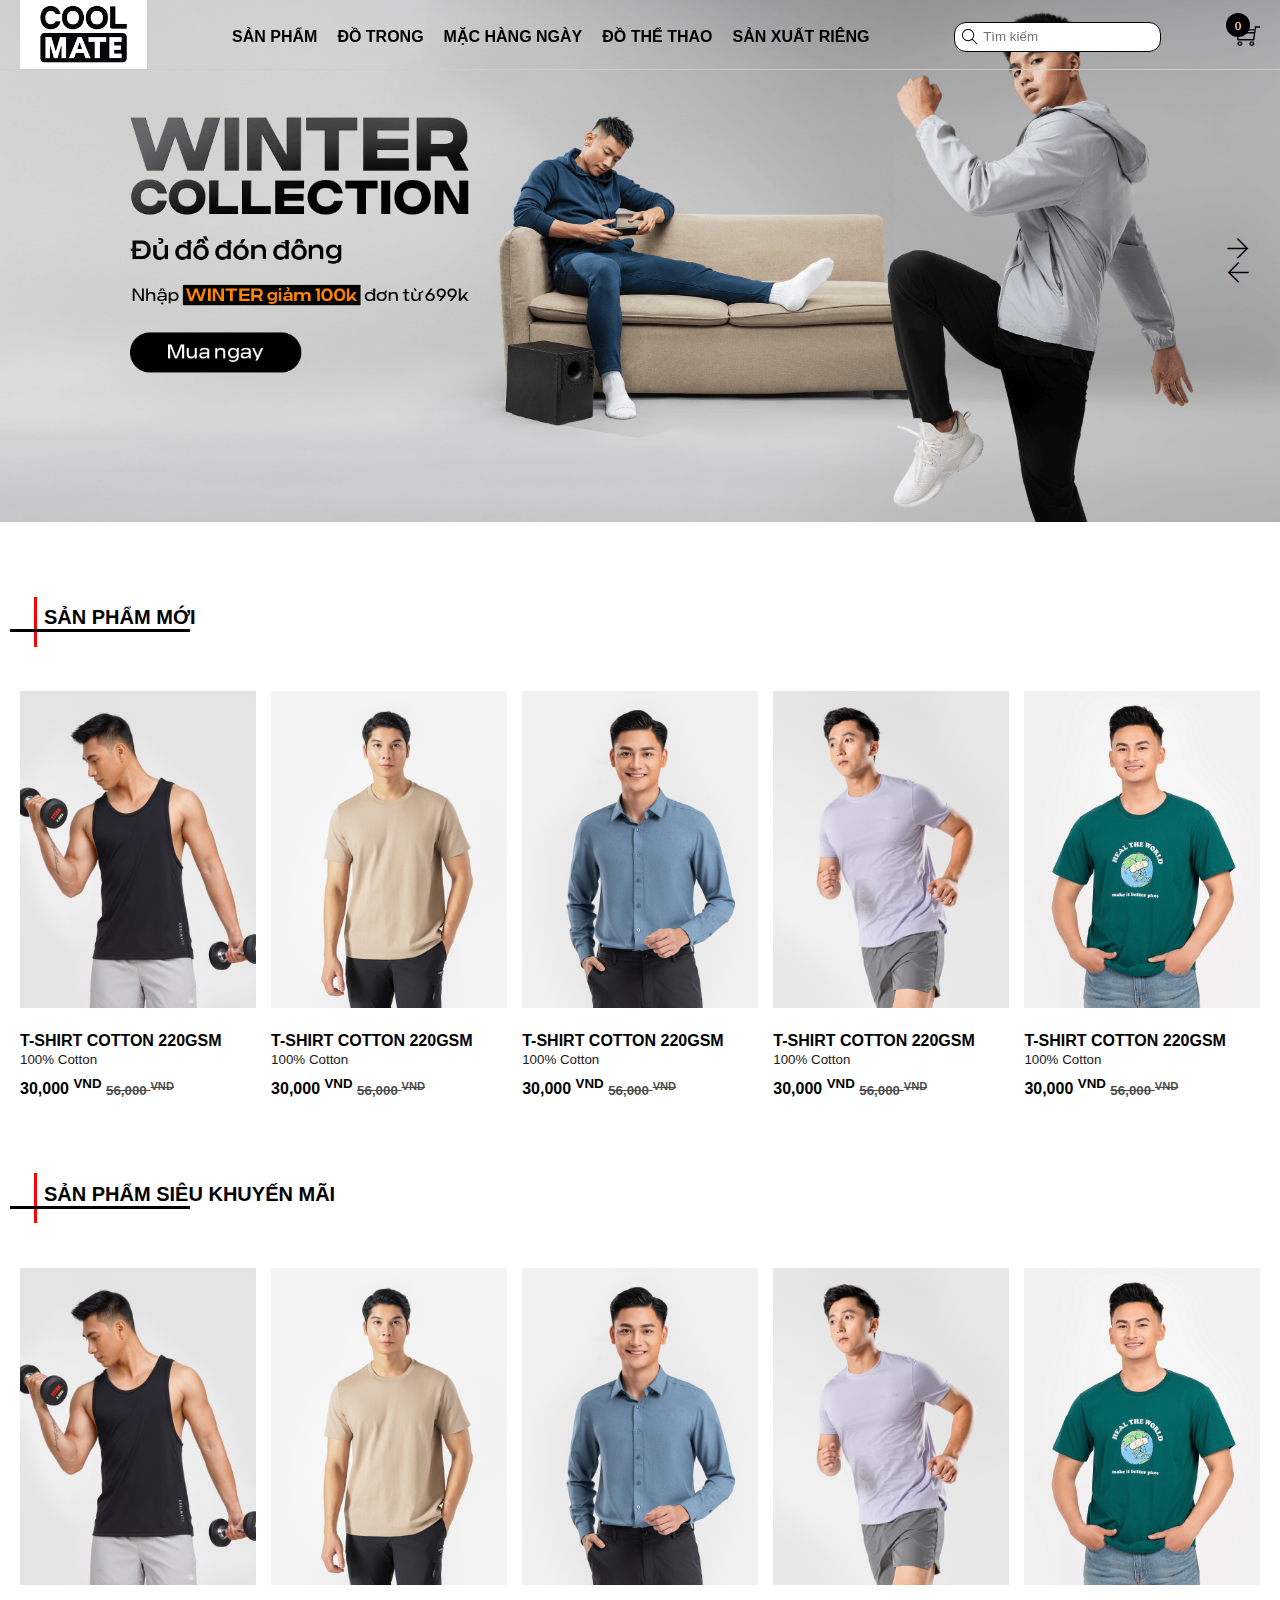
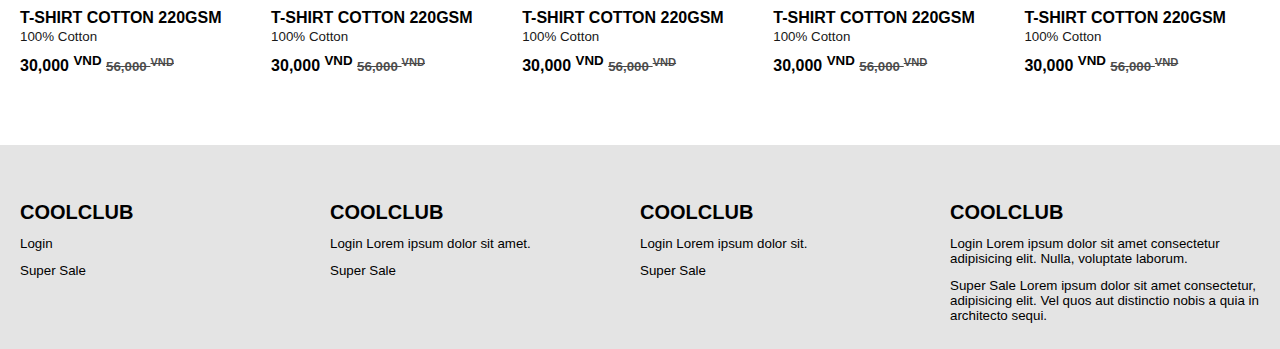
<file: index.html>
<!DOCTYPE html>
<html lang="en">
<head>
    <meta charset="UTF-8">
    <meta name="viewport" content="width=device-width, initial-scale=1.0">
    <title>Coolmate-fake</title>
    <link rel="stylesheet" href="asset/css/style.css">
    <link rel="stylesheet" href="asset/css/themify-icons/themify-icons.css">
</head>
<body>
    <!-- header -->
    <header id="header">
        <div class="container">
            <div class="row-flex">
                <div class="header-bar-icon">
                    <i class="ti-menu"></i>
                </div>
                <div class="header-logo">
                    <img src="asset/image/logo1.png" alt="" srcset="">
                </div>
                <div class="header-logo-moble">
                    <img src="asset/image/logo1.png" alt="" srcset="">
                </div>
                <div class="header-nav">
                    <nav>
                        <ul>
                            <li><a href="cart.html">Sản Phẩm</a></li>
                            <li><a href="order_confirm.html">Đồ Trong</a></li>
                            <li><a href="order_success.html">Mặc hàng ngày</a></li>
                            <li><a href="product.html">Đồ Thể thao</a></li>
                            <li><a href="index.html">Sản xuất riêng</a></li>
                        </ul>
                    </nav>
                </div>
                <div class="header-search">
                    <input type="text" placeholder="Tìm kiếm">
                    <i class="ti-search"></i>
                </div>
                <div class="header-cart">
                    <i class="ti-shopping-cart" number = "0"></i>
                </div>
            </div>
        </div>
    </header> 
    <!-- slider -->
    <section class="slider">
        <div class="slider-items">
            <div class="slider-item">
                <img src="asset/image/banner2.png" alt="" srcset="">
            </div>
            <div class="slider-item">
                <img src="asset/image/banner1.png" alt="" srcset="">
            </div>
        </div>
        <div class="slider-arrow">
            <ti class="ti-arrow-right"></ti>
            <ti class="ti-arrow-left"></ti>
        </div>
    </section>
    <!-- hot product -->
    <section class="hot-products">
        <div class="container">
            <div class="row-grid">
                <p class="heading-text">SẢN PHẨM MỚI</p>
            </div>
            <div class="row-grid row-grid-hot-products">
                <div class="hot-product-item">
                    <a href=""><img src="asset/image/prd1.png" alt="" srcset=""></a>
                    <p><a href="">T-Shirt Cotton 220GSM</a> </p>
                    <span>100% Cotton</span>
                    <div class="hot-product-item-price">
                        <p>30,000 <sup>VND</sup> <span>56,000 <sup>VND</sup></span></p>
                    </div>
                </div>
                <div class="hot-product-item">
                    <a href=""><img src="asset/image/prd2.png" alt="" srcset=""></a>
                    <p><a href="">T-Shirt Cotton 220GSM</a> </p>
                    <span>100% Cotton</span>
                    <div class="hot-product-item-price">
                        <p>30,000 <sup>VND</sup> <span>56,000 <sup>VND</sup></span></p>
                    </div>
                </div>
                <div class="hot-product-item">
                    <a href=""><img src="asset/image/prd3.png" alt="" srcset=""></a>
                    <p><a href="">T-Shirt Cotton 220GSM</a> </p>
                    <span>100% Cotton</span>
                    <div class="hot-product-item-price">
                        <p>30,000 <sup>VND</sup> <span>56,000 <sup>VND</sup></span></p>
                    </div>
                </div>
                <div class="hot-product-item">
                    <a href=""><img src="asset/image/prd4.png" alt="" srcset=""></a>
                    <p><a href="">T-Shirt Cotton 220GSM</a> </p>
                    <span>100% Cotton</span>
                    <div class="hot-product-item-price">
                        <p>30,000 <sup>VND</sup> <span>56,000 <sup>VND</sup></span></p>
                    </div>
                </div>
                <div class="hot-product-item">
                    <a href=""><img src="asset/image/prd5.png" alt="" srcset=""></a>
                    <p><a href="">T-Shirt Cotton 220GSM</a> </p>
                    <span>100% Cotton</span>
                    <div class="hot-product-item-price">
                        <p>30,000 <sup>VND</sup> <span>56,000 <sup>VND</sup></span></p>
                    </div>
                </div>
            </div>
        </div>
    </section>
    <!-- product sale  -->
    <section class="hot-products">
        <div class="container">
            <div class="row-grid">
                <p class="heading-text">SẢN PHẨM SIÊU KHUYẾN MÃI</p>
            </div>
            <div class="row-grid row-grid-hot-products">
                <div class="hot-product-item">
                    <a href=""><img src="asset/image/prd1.png" alt="" srcset=""></a>
                    <p><a href="">T-Shirt Cotton 220GSM</a> </p>
                    <span>100% Cotton</span>
                    <div class="hot-product-item-price">
                        <p>30,000 <sup>VND</sup> <span>56,000 <sup>VND</sup></span></p>
                    </div>
                </div>
                <div class="hot-product-item">
                    <a href=""><img src="asset/image/prd2.png" alt="" srcset=""></a>
                    <p><a href="">T-Shirt Cotton 220GSM</a> </p>
                    <span>100% Cotton</span>
                    <div class="hot-product-item-price">
                        <p>30,000 <sup>VND</sup> <span>56,000 <sup>VND</sup></span></p>
                    </div>
                </div>
                <div class="hot-product-item">
                    <a href=""><img src="asset/image/prd3.png" alt="" srcset=""></a>
                    <p><a href="">T-Shirt Cotton 220GSM</a> </p>
                    <span>100% Cotton</span>
                    <div class="hot-product-item-price">
                        <p>30,000 <sup>VND</sup> <span>56,000 <sup>VND</sup></span></p>
                    </div>
                </div>
                <div class="hot-product-item">
                    <a href=""><img src="asset/image/prd4.png" alt="" srcset=""></a>
                    <p><a href="">T-Shirt Cotton 220GSM</a> </p>
                    <span>100% Cotton</span>
                    <div class="hot-product-item-price">
                        <p>30,000 <sup>VND</sup> <span>56,000 <sup>VND</sup></span></p>
                    </div>
                </div>
                <div class="hot-product-item">
                    <a href=""><img src="asset/image/prd5.png" alt="" srcset=""></a>
                    <p><a href="">T-Shirt Cotton 220GSM</a> </p>
                    <span>100% Cotton</span>
                    <div class="hot-product-item-price">
                        <p>30,000 <sup>VND</sup> <span>56,000 <sup>VND</sup></span></p>
                    </div>
                </div>
            </div>
        </div>
    </section>

    <!-- foter  -->
    <footer>
        <div class="container">
            <div class="row-grid">
                <div class="footer-item">
                    <p>COOLCLUB</p>
                    <p>Login</p>
                    <p>Super Sale</p>
                </div>
                <div class="footer-item">
                    <p>COOLCLUB</p>
                    <p>Login Lorem ipsum dolor sit amet.</p>
                    <p>Super Sale</p>
                </div>
                <div class="footer-item">
                    <p>COOLCLUB</p>
                    <p>Login Lorem ipsum dolor sit.</p>
                    <p>Super Sale</p>
                </div>
                <div class="footer-item">
                    <p>COOLCLUB</p>
                    <p>Login Lorem ipsum dolor sit amet consectetur adipisicing elit. Nulla, voluptate laborum.</p>
                    <p>Super Sale Lorem ipsum dolor sit amet consectetur, adipisicing elit. Vel quos aut distinctio nobis a quia in architecto sequi.</p>
                </div>
            </div>
        </div>
    </footer>
    <script src="asset/js/script.js"></script>
</body>
</html>
</file>
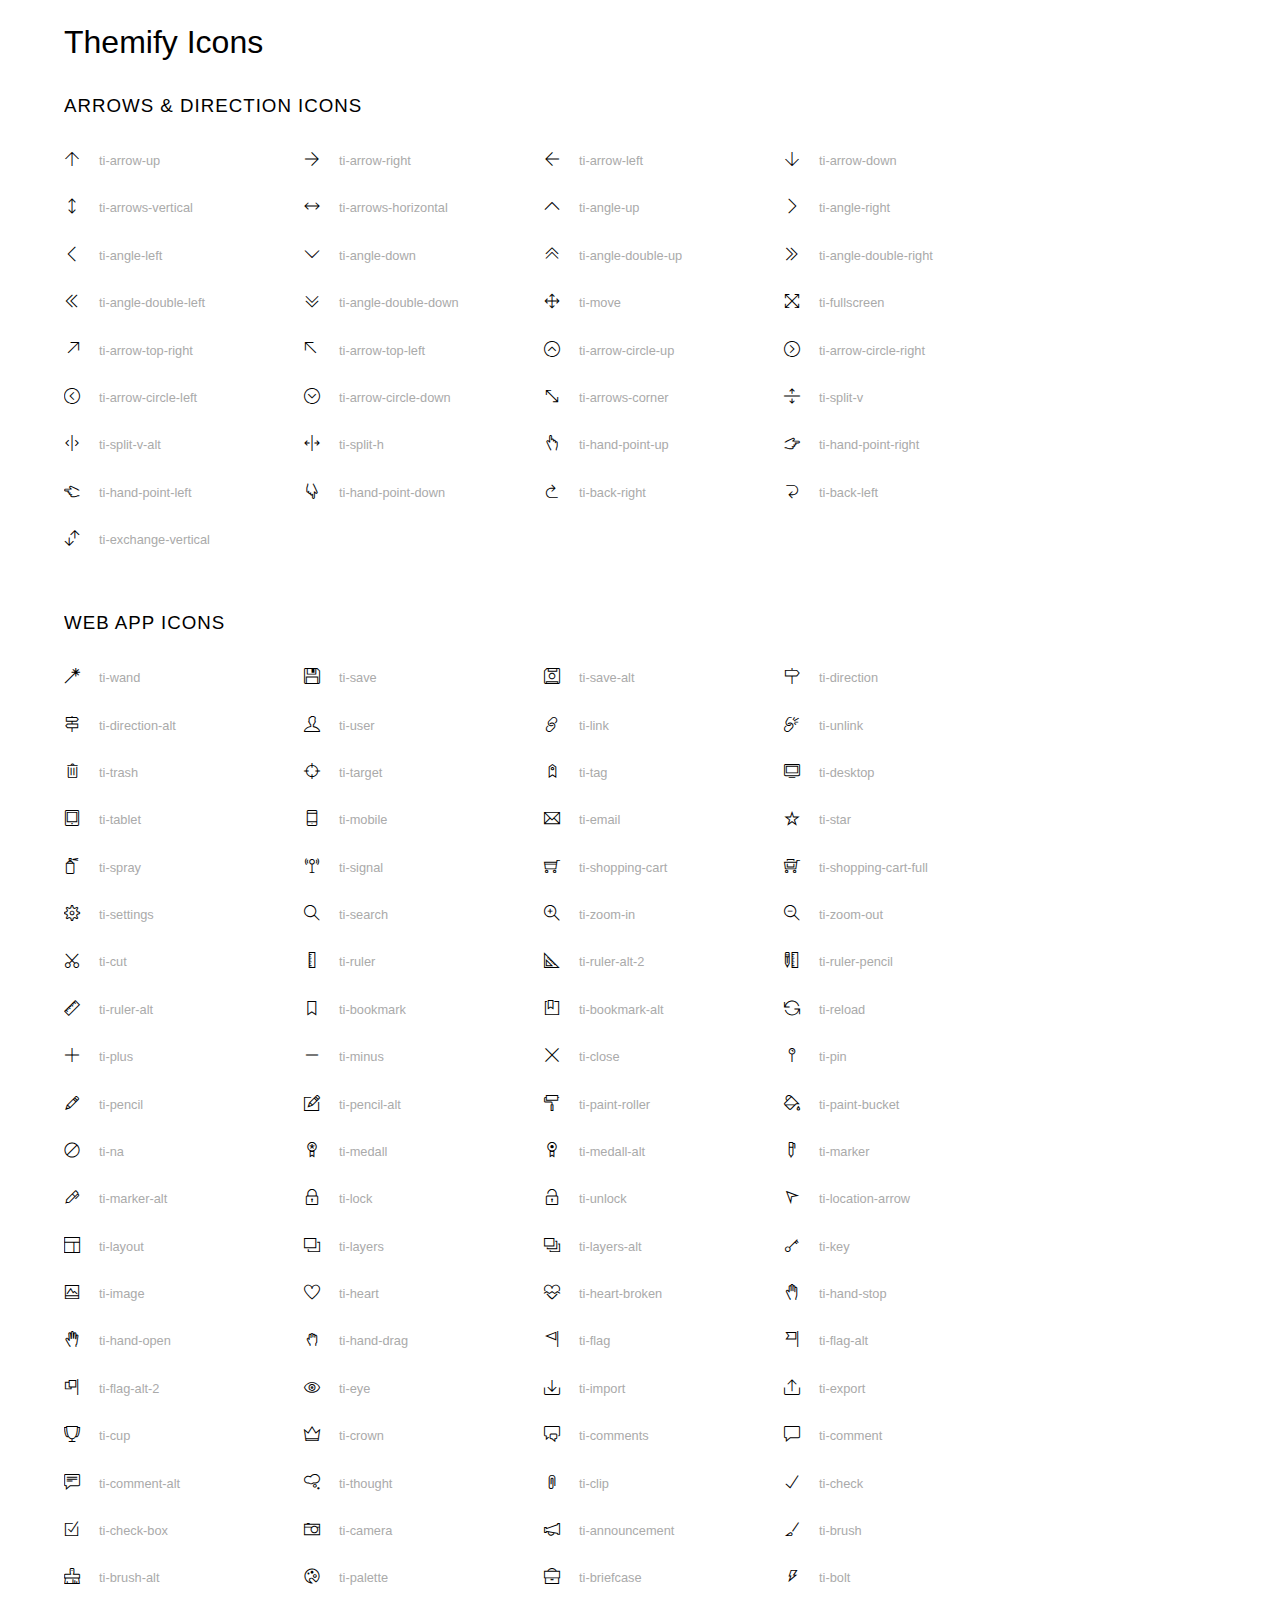
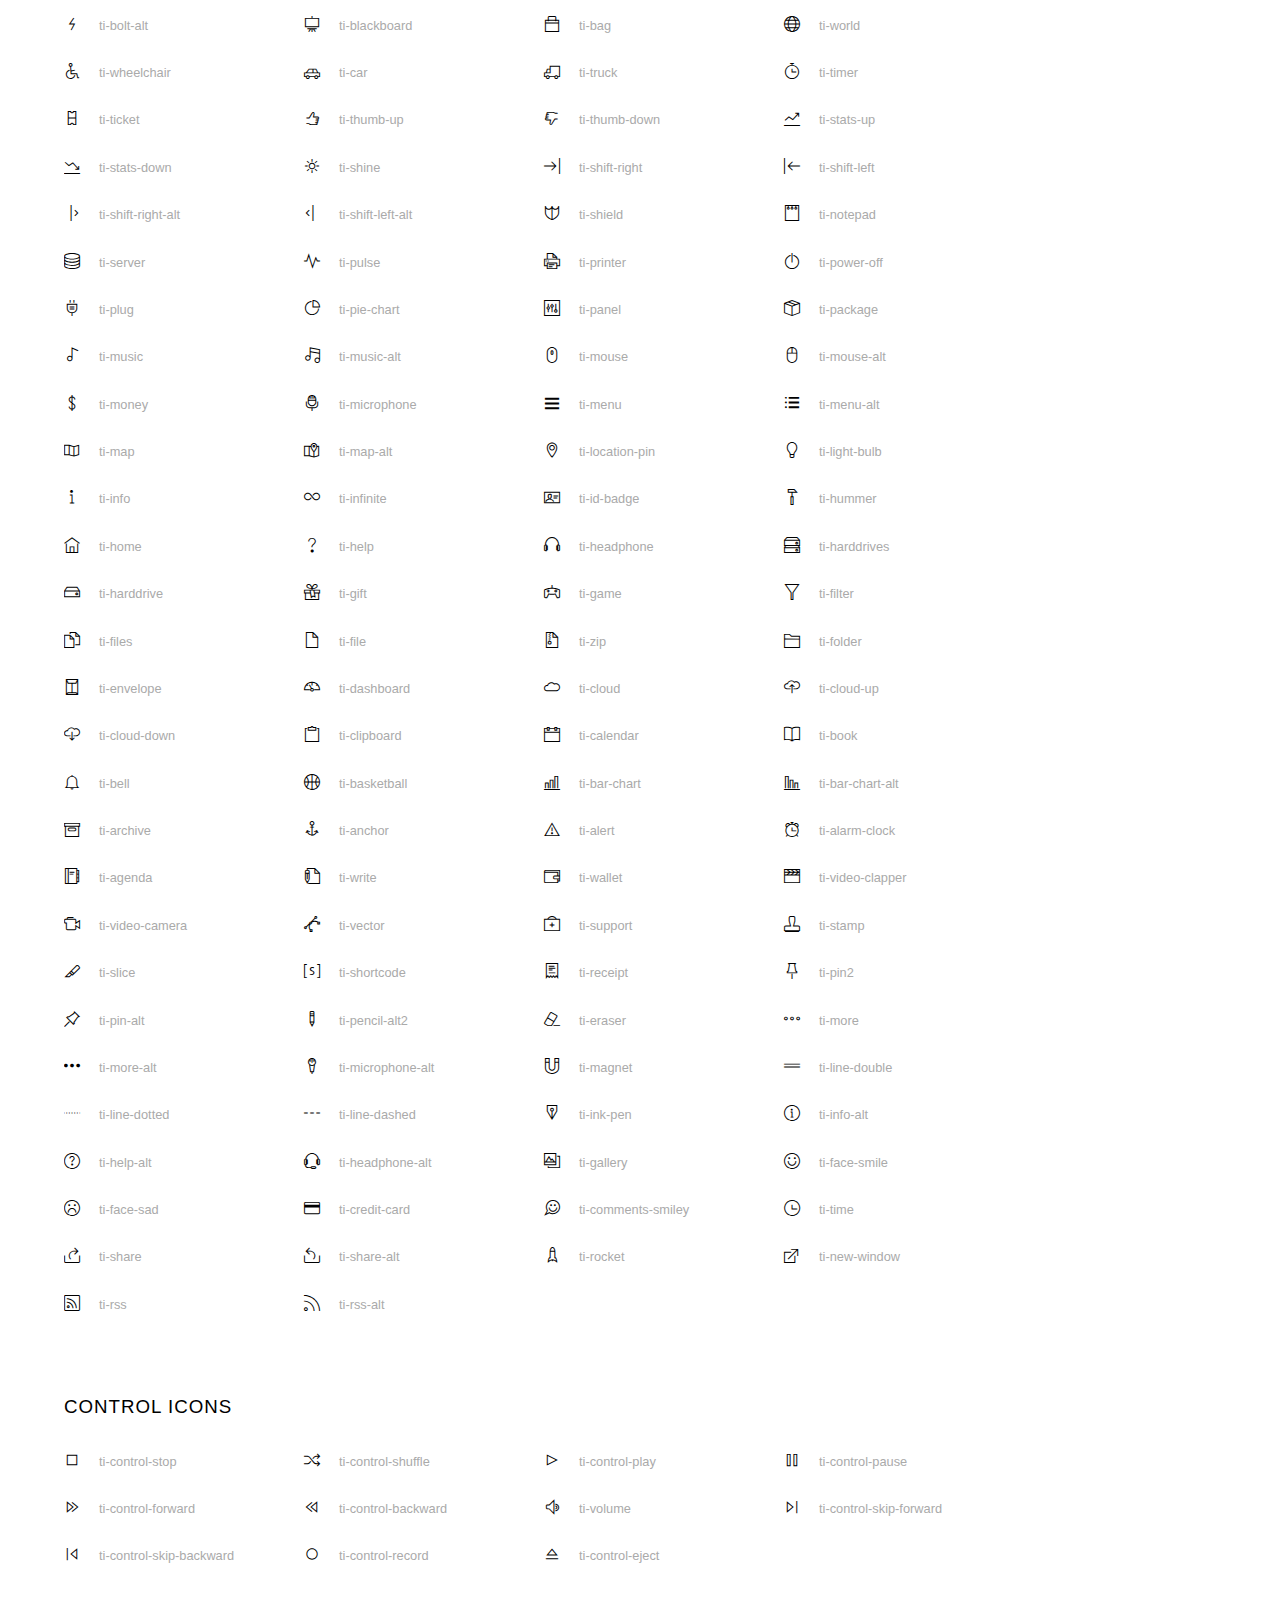
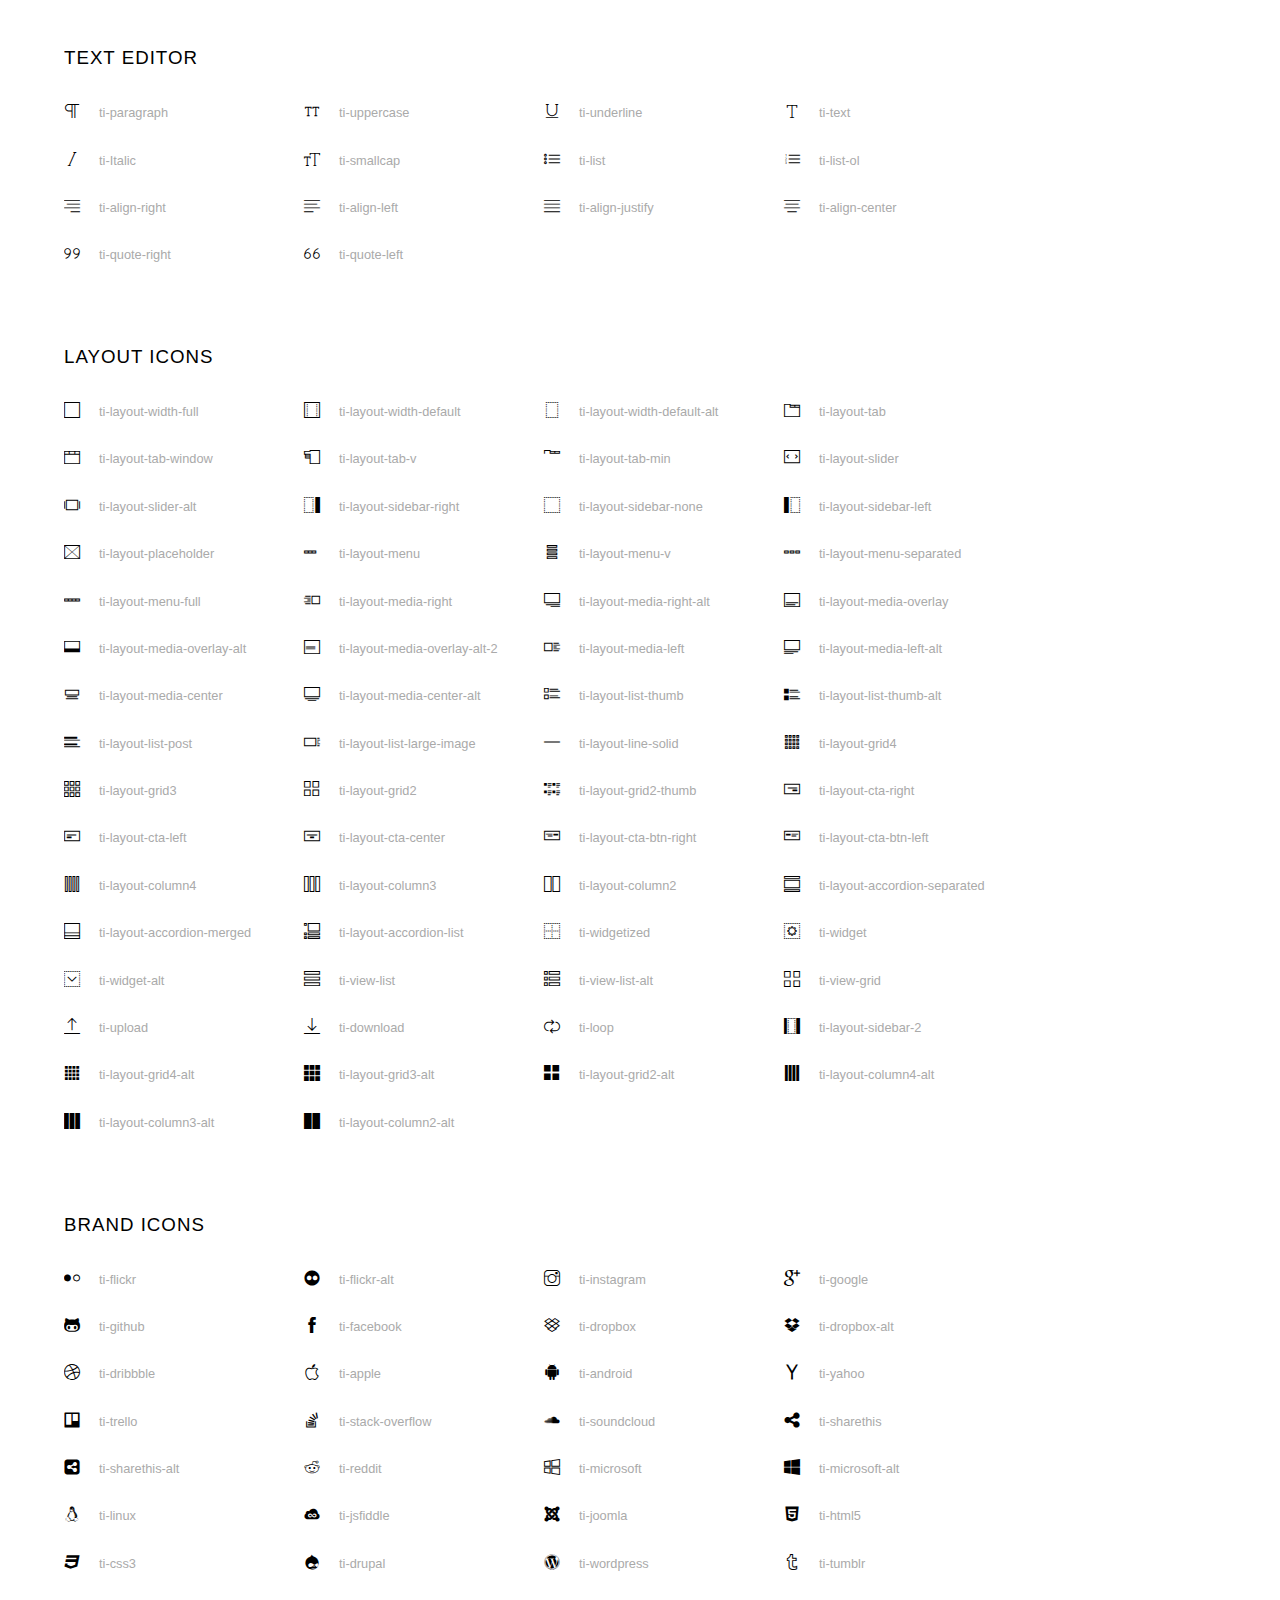
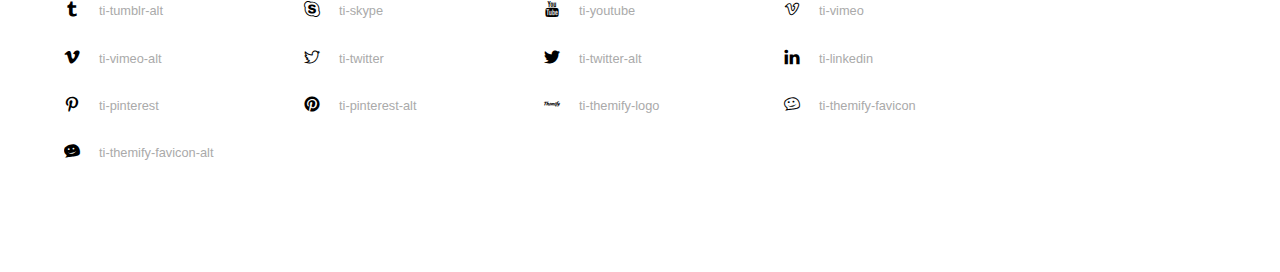
<file: asset/css/themify-icons/index.html>
<!doctype html>
<html>
<head>
	<meta charset="utf-8">
	<title>Themify Icon Font</title>
	<meta name="viewport" content="width=device-width">
	<link rel="stylesheet" href="demo-files/demo.css">
	<link rel="stylesheet" href="themify-icons.css">
	<!--[if lt IE 8]><!-->
	<link rel="stylesheet" href="ie7/ie7.css">
	<!--<![endif]-->
</head>
<body>
	<h1>Themify Icons</h1>

	<div class="icon-section">

		<div class="icon-section">
			<h3>Arrows &amp; Direction Icons </h3>

			<div class="icon-container">
				<span class="ti-arrow-up"></span><span class="icon-name"> ti-arrow-up</span>
			</div>
			<div class="icon-container">
				<span class="ti-arrow-right"></span><span class="icon-name"> ti-arrow-right</span>
			</div>
			<div class="icon-container">
				<span class="ti-arrow-left"></span><span class="icon-name"> ti-arrow-left</span>
			</div>
			<div class="icon-container">
				<span class="ti-arrow-down"></span><span class="icon-name"> ti-arrow-down</span>
			</div>
			<div class="icon-container">
				<span class="ti-arrows-vertical"></span><span class="icon-name"> ti-arrows-vertical</span>
			</div>
			<div class="icon-container">
				<span class="ti-arrows-horizontal"></span><span class="icon-name"> ti-arrows-horizontal</span>
			</div>
			<div class="icon-container">
				<span class="ti-angle-up"></span><span class="icon-name"> ti-angle-up</span>
			</div>
			<div class="icon-container">
				<span class="ti-angle-right"></span><span class="icon-name"> ti-angle-right</span>
			</div>
			<div class="icon-container">
				<span class="ti-angle-left"></span><span class="icon-name"> ti-angle-left</span>
			</div>
			<div class="icon-container">
				<span class="ti-angle-down"></span><span class="icon-name"> ti-angle-down</span>
			</div>	
			<div class="icon-container">
				<span class="ti-angle-double-up"></span><span class="icon-name"> ti-angle-double-up</span>
			</div>
			<div class="icon-container">
				<span class="ti-angle-double-right"></span><span class="icon-name"> ti-angle-double-right</span>
			</div>
			<div class="icon-container">
				<span class="ti-angle-double-left"></span><span class="icon-name"> ti-angle-double-left</span>
			</div>
			<div class="icon-container">
				<span class="ti-angle-double-down"></span><span class="icon-name"> ti-angle-double-down</span>
			</div>					
			<div class="icon-container">
				<span class="ti-move"></span><span class="icon-name"> ti-move</span>
			</div>
			<div class="icon-container">
				<span class="ti-fullscreen"></span><span class="icon-name"> ti-fullscreen</span>
			</div>
			<div class="icon-container">
				<span class="ti-arrow-top-right"></span><span class="icon-name"> ti-arrow-top-right</span>
			</div>
			<div class="icon-container">
				<span class="ti-arrow-top-left"></span><span class="icon-name"> ti-arrow-top-left</span>
			</div>
			<div class="icon-container">
				<span class="ti-arrow-circle-up"></span><span class="icon-name"> ti-arrow-circle-up</span>
			</div>
			<div class="icon-container">
				<span class="ti-arrow-circle-right"></span><span class="icon-name"> ti-arrow-circle-right</span>
			</div>
			<div class="icon-container">
				<span class="ti-arrow-circle-left"></span><span class="icon-name"> ti-arrow-circle-left</span>
			</div>
			<div class="icon-container">
				<span class="ti-arrow-circle-down"></span><span class="icon-name"> ti-arrow-circle-down</span>
			</div>
			<div class="icon-container">
				<span class="ti-arrows-corner"></span><span class="icon-name"> ti-arrows-corner</span>
			</div>
			<div class="icon-container">
				<span class="ti-split-v"></span><span class="icon-name"> ti-split-v</span>
			</div>

			<div class="icon-container">
				<span class="ti-split-v-alt"></span><span class="icon-name"> ti-split-v-alt</span>
			</div>
			<div class="icon-container">
				<span class="ti-split-h"></span><span class="icon-name"> ti-split-h</span>
			</div>
			<div class="icon-container">
				<span class="ti-hand-point-up"></span><span class="icon-name"> ti-hand-point-up</span>
			</div>
			<div class="icon-container">
				<span class="ti-hand-point-right"></span><span class="icon-name"> ti-hand-point-right</span>
			</div>
			<div class="icon-container">
				<span class="ti-hand-point-left"></span><span class="icon-name"> ti-hand-point-left</span>
			</div>
			<div class="icon-container">
				<span class="ti-hand-point-down"></span><span class="icon-name"> ti-hand-point-down</span>
			</div>
			<div class="icon-container">
				<span class="ti-back-right"></span><span class="icon-name"> ti-back-right</span>
			</div>
			<div class="icon-container">
				<span class="ti-back-left"></span><span class="icon-name"> ti-back-left</span>
			</div>
			<div class="icon-container">
				<span class="ti-exchange-vertical"></span><span class="icon-name"> ti-exchange-vertical</span>
			</div>

		</div> <!-- Arrows Icons -->



		<h3>Web App Icons</h3>
		
		<div class="icon-section">

			<div class="icon-container">
				<span class="ti-wand"></span><span class="icon-name"> ti-wand</span>
			</div>
			<div class="icon-container">
				<span class="ti-save"></span><span class="icon-name"> ti-save</span>
			</div>
			<div class="icon-container">
				<span class="ti-save-alt"></span><span class="icon-name"> ti-save-alt</span>
			</div>

			<div class="icon-container">
				<span class="ti-direction"></span><span class="icon-name"> ti-direction</span>
			</div>
			<div class="icon-container">
				<span class="ti-direction-alt"></span><span class="icon-name"> ti-direction-alt</span>
			</div>
			<div class="icon-container">
				<span class="ti-user"></span><span class="icon-name"> ti-user</span>
			</div>
			<div class="icon-container">
				<span class="ti-link"></span><span class="icon-name"> ti-link</span>
			</div>
			<div class="icon-container">
				<span class="ti-unlink"></span><span class="icon-name"> ti-unlink</span>
			</div>
			<div class="icon-container">
				<span class="ti-trash"></span><span class="icon-name"> ti-trash</span>
			</div>
			<div class="icon-container">
				<span class="ti-target"></span><span class="icon-name"> ti-target</span>
			</div>
			<div class="icon-container">
				<span class="ti-tag"></span><span class="icon-name"> ti-tag</span>
			</div>
			<div class="icon-container">
				<span class="ti-desktop"></span><span class="icon-name"> ti-desktop</span>
			</div>
			<div class="icon-container">
				<span class="ti-tablet"></span><span class="icon-name"> ti-tablet</span>
			</div>
			<div class="icon-container">
				<span class="ti-mobile"></span><span class="icon-name"> ti-mobile</span>
			</div>
			<div class="icon-container">
				<span class="ti-email"></span><span class="icon-name"> ti-email</span>
			</div>	
			<div class="icon-container">
				<span class="ti-star"></span><span class="icon-name"> ti-star</span>
			</div>
			<div class="icon-container">
				<span class="ti-spray"></span><span class="icon-name"> ti-spray</span>
			</div>
			<div class="icon-container">
				<span class="ti-signal"></span><span class="icon-name"> ti-signal</span>
			</div>
			<div class="icon-container">
				<span class="ti-shopping-cart"></span><span class="icon-name"> ti-shopping-cart</span>
			</div>
			<div class="icon-container">
				<span class="ti-shopping-cart-full"></span><span class="icon-name"> ti-shopping-cart-full</span>
			</div>
			<div class="icon-container">
				<span class="ti-settings"></span><span class="icon-name"> ti-settings</span>
			</div>
			<div class="icon-container">
				<span class="ti-search"></span><span class="icon-name"> ti-search</span>
			</div>
			<div class="icon-container">
				<span class="ti-zoom-in"></span><span class="icon-name"> ti-zoom-in</span>
			</div>
			<div class="icon-container">
				<span class="ti-zoom-out"></span><span class="icon-name"> ti-zoom-out</span>
			</div>
			<div class="icon-container">
				<span class="ti-cut"></span><span class="icon-name"> ti-cut</span>
			</div>
			<div class="icon-container">
				<span class="ti-ruler"></span><span class="icon-name"> ti-ruler</span>
			</div>
			<div class="icon-container">
				<span class="ti-ruler-alt-2"></span><span class="icon-name"> ti-ruler-alt-2</span>
			</div>			
			<div class="icon-container">
				<span class="ti-ruler-pencil"></span><span class="icon-name"> ti-ruler-pencil</span>
			</div>
			<div class="icon-container">
				<span class="ti-ruler-alt"></span><span class="icon-name"> ti-ruler-alt</span>
			</div>
			<div class="icon-container">
				<span class="ti-bookmark"></span><span class="icon-name"> ti-bookmark</span>
			</div>
			<div class="icon-container">
				<span class="ti-bookmark-alt"></span><span class="icon-name"> ti-bookmark-alt</span>
			</div>
			<div class="icon-container">
				<span class="ti-reload"></span><span class="icon-name"> ti-reload</span>
			</div>
			<div class="icon-container">
				<span class="ti-plus"></span><span class="icon-name"> ti-plus</span>
			</div>
			<div class="icon-container">
				<span class="ti-minus"></span><span class="icon-name"> ti-minus</span>
			</div>
			<div class="icon-container">
				<span class="ti-close"></span><span class="icon-name"> ti-close</span>
			</div>			
			<div class="icon-container">
				<span class="ti-pin"></span><span class="icon-name"> ti-pin</span>
			</div>
			<div class="icon-container">
				<span class="ti-pencil"></span><span class="icon-name"> ti-pencil</span>
			</div>
					
		  	<div class="icon-container">
				<span class="ti-pencil-alt"></span><span class="icon-name"> ti-pencil-alt</span>
			</div>
			<div class="icon-container">
				<span class="ti-paint-roller"></span><span class="icon-name"> ti-paint-roller</span>
			</div>
			<div class="icon-container">
				<span class="ti-paint-bucket"></span><span class="icon-name"> ti-paint-bucket</span>
			</div>
			<div class="icon-container">
				<span class="ti-na"></span><span class="icon-name"> ti-na</span>
			</div>
			<div class="icon-container">
				<span class="ti-medall"></span><span class="icon-name"> ti-medall</span>
			</div>
			<div class="icon-container">
				<span class="ti-medall-alt"></span><span class="icon-name"> ti-medall-alt</span>
			</div>
			<div class="icon-container">
				<span class="ti-marker"></span><span class="icon-name"> ti-marker</span>
			</div>
			<div class="icon-container">
				<span class="ti-marker-alt"></span><span class="icon-name"> ti-marker-alt</span>
			</div>

			<div class="icon-container">
				<span class="ti-lock"></span><span class="icon-name"> ti-lock</span>
			</div>
			<div class="icon-container">
				<span class="ti-unlock"></span><span class="icon-name"> ti-unlock</span>
			</div>
			<div class="icon-container">
				<span class="ti-location-arrow"></span><span class="icon-name"> ti-location-arrow</span>
			</div>
			<div class="icon-container">
				<span class="ti-layout"></span><span class="icon-name"> ti-layout</span>
			</div>
			<div class="icon-container">
				<span class="ti-layers"></span><span class="icon-name"> ti-layers</span>
			</div>
			<div class="icon-container">
				<span class="ti-layers-alt"></span><span class="icon-name"> ti-layers-alt</span>
			</div>
			<div class="icon-container">
				<span class="ti-key"></span><span class="icon-name"> ti-key</span>
			</div>
			<div class="icon-container">
				<span class="ti-image"></span><span class="icon-name"> ti-image</span>
			</div>
			<div class="icon-container">
				<span class="ti-heart"></span><span class="icon-name"> ti-heart</span>
			</div>
			<div class="icon-container">
				<span class="ti-heart-broken"></span><span class="icon-name"> ti-heart-broken</span>
			</div>
			<div class="icon-container">
				<span class="ti-hand-stop"></span><span class="icon-name"> ti-hand-stop</span>
			</div>
			<div class="icon-container">
				<span class="ti-hand-open"></span><span class="icon-name"> ti-hand-open</span>
			</div>
			<div class="icon-container">
				<span class="ti-hand-drag"></span><span class="icon-name"> ti-hand-drag</span>
			</div>
			<div class="icon-container">
				<span class="ti-flag"></span><span class="icon-name"> ti-flag</span>
			</div>
			<div class="icon-container">
				<span class="ti-flag-alt"></span><span class="icon-name"> ti-flag-alt</span>
			</div>
			<div class="icon-container">
				<span class="ti-flag-alt-2"></span><span class="icon-name"> ti-flag-alt-2</span>
			</div>
			<div class="icon-container">
				<span class="ti-eye"></span><span class="icon-name"> ti-eye</span>
			</div>
			<div class="icon-container">
				<span class="ti-import"></span><span class="icon-name"> ti-import</span>
			</div>			
			<div class="icon-container">
				<span class="ti-export"></span><span class="icon-name"> ti-export</span>
			</div>
			<div class="icon-container">
				<span class="ti-cup"></span><span class="icon-name"> ti-cup</span>
			</div>
			<div class="icon-container">
				<span class="ti-crown"></span><span class="icon-name"> ti-crown</span>
			</div>
			<div class="icon-container">
				<span class="ti-comments"></span><span class="icon-name"> ti-comments</span>
			</div>
			<div class="icon-container">
				<span class="ti-comment"></span><span class="icon-name"> ti-comment</span>
			</div>
			<div class="icon-container">
				<span class="ti-comment-alt"></span><span class="icon-name"> ti-comment-alt</span>
			</div>
			<div class="icon-container">
				<span class="ti-thought"></span><span class="icon-name"> ti-thought</span>
			</div>			
			<div class="icon-container">
				<span class="ti-clip"></span><span class="icon-name"> ti-clip</span>
			</div>

			<div class="icon-container">
				<span class="ti-check"></span><span class="icon-name"> ti-check</span>
			</div>
			<div class="icon-container">
				<span class="ti-check-box"></span><span class="icon-name"> ti-check-box</span>
			</div>
			<div class="icon-container">
				<span class="ti-camera"></span><span class="icon-name"> ti-camera</span>
			</div>
			<div class="icon-container">
				<span class="ti-announcement"></span><span class="icon-name"> ti-announcement</span>
			</div>
			<div class="icon-container">
				<span class="ti-brush"></span><span class="icon-name"> ti-brush</span>
			</div>
			<div class="icon-container">
				<span class="ti-brush-alt"></span><span class="icon-name"> ti-brush-alt</span>
			</div>
			<div class="icon-container">
				<span class="ti-palette"></span><span class="icon-name"> ti-palette</span>
			</div>			
			<div class="icon-container">
				<span class="ti-briefcase"></span><span class="icon-name"> ti-briefcase</span>
			</div>
			<div class="icon-container">
				<span class="ti-bolt"></span><span class="icon-name"> ti-bolt</span>
			</div>
			<div class="icon-container">
				<span class="ti-bolt-alt"></span><span class="icon-name"> ti-bolt-alt</span>
			</div>
			<div class="icon-container">
				<span class="ti-blackboard"></span><span class="icon-name"> ti-blackboard</span>
			</div>
			<div class="icon-container">
				<span class="ti-bag"></span><span class="icon-name"> ti-bag</span>
			</div>
			<div class="icon-container">
				<span class="ti-world"></span><span class="icon-name"> ti-world</span>
			</div>
			<div class="icon-container">
				<span class="ti-wheelchair"></span><span class="icon-name"> ti-wheelchair</span>
			</div>
			<div class="icon-container">
				<span class="ti-car"></span><span class="icon-name"> ti-car</span>
			</div>
			<div class="icon-container">
				<span class="ti-truck"></span><span class="icon-name"> ti-truck</span>
			</div>
			<div class="icon-container">
				<span class="ti-timer"></span><span class="icon-name"> ti-timer</span>
			</div>
			<div class="icon-container">
				<span class="ti-ticket"></span><span class="icon-name"> ti-ticket</span>
			</div>
			<div class="icon-container">
				<span class="ti-thumb-up"></span><span class="icon-name"> ti-thumb-up</span>
			</div>
			<div class="icon-container">
				<span class="ti-thumb-down"></span><span class="icon-name"> ti-thumb-down</span>
			</div>

			<div class="icon-container">
				<span class="ti-stats-up"></span><span class="icon-name"> ti-stats-up</span>
			</div>
			<div class="icon-container">
				<span class="ti-stats-down"></span><span class="icon-name"> ti-stats-down</span>
			</div>
			<div class="icon-container">
				<span class="ti-shine"></span><span class="icon-name"> ti-shine</span>
			</div>
			<div class="icon-container">
				<span class="ti-shift-right"></span><span class="icon-name"> ti-shift-right</span>
			</div>
			<div class="icon-container">
				<span class="ti-shift-left"></span><span class="icon-name"> ti-shift-left</span>
			</div>

			<div class="icon-container">
				<span class="ti-shift-right-alt"></span><span class="icon-name"> ti-shift-right-alt</span>
			</div>
			<div class="icon-container">
				<span class="ti-shift-left-alt"></span><span class="icon-name"> ti-shift-left-alt</span>
			</div>
			<div class="icon-container">
				<span class="ti-shield"></span><span class="icon-name"> ti-shield</span>
			</div>
			<div class="icon-container">
				<span class="ti-notepad"></span><span class="icon-name"> ti-notepad</span>
			</div>
			<div class="icon-container">
				<span class="ti-server"></span><span class="icon-name"> ti-server</span>
			</div>

			<div class="icon-container">
				<span class="ti-pulse"></span><span class="icon-name"> ti-pulse</span>
			</div>
			<div class="icon-container">
				<span class="ti-printer"></span><span class="icon-name"> ti-printer</span>
			</div>
			<div class="icon-container">
				<span class="ti-power-off"></span><span class="icon-name"> ti-power-off</span>
			</div>
			<div class="icon-container">
				<span class="ti-plug"></span><span class="icon-name"> ti-plug</span>
			</div>
			<div class="icon-container">
				<span class="ti-pie-chart"></span><span class="icon-name"> ti-pie-chart</span>
			</div>

			<div class="icon-container">
				<span class="ti-panel"></span><span class="icon-name"> ti-panel</span>
			</div>
			<div class="icon-container">
				<span class="ti-package"></span><span class="icon-name"> ti-package</span>
			</div>
			<div class="icon-container">
				<span class="ti-music"></span><span class="icon-name"> ti-music</span>
			</div>
			<div class="icon-container">
				<span class="ti-music-alt"></span><span class="icon-name"> ti-music-alt</span>
			</div>
			<div class="icon-container">
				<span class="ti-mouse"></span><span class="icon-name"> ti-mouse</span>
			</div>
			<div class="icon-container">
				<span class="ti-mouse-alt"></span><span class="icon-name"> ti-mouse-alt</span>
			</div>
			<div class="icon-container">
				<span class="ti-money"></span><span class="icon-name"> ti-money</span>
			</div>
			<div class="icon-container">
				<span class="ti-microphone"></span><span class="icon-name"> ti-microphone</span>
			</div>
			<div class="icon-container">
				<span class="ti-menu"></span><span class="icon-name"> ti-menu</span>
			</div>
			<div class="icon-container">
				<span class="ti-menu-alt"></span><span class="icon-name"> ti-menu-alt</span>
			</div>
			<div class="icon-container">
				<span class="ti-map"></span><span class="icon-name"> ti-map</span>
			</div>
			<div class="icon-container">
				<span class="ti-map-alt"></span><span class="icon-name"> ti-map-alt</span>
			</div>

			<div class="icon-container">
				<span class="ti-location-pin"></span><span class="icon-name"> ti-location-pin</span>
			</div>

			<div class="icon-container">
				<span class="ti-light-bulb"></span><span class="icon-name"> ti-light-bulb</span>
			</div>
			<div class="icon-container">
				<span class="ti-info"></span><span class="icon-name"> ti-info</span>
			</div>
			<div class="icon-container">
				<span class="ti-infinite"></span><span class="icon-name"> ti-infinite</span>
			</div>
			<div class="icon-container">
				<span class="ti-id-badge"></span><span class="icon-name"> ti-id-badge</span>
			</div>
			<div class="icon-container">
				<span class="ti-hummer"></span><span class="icon-name"> ti-hummer</span>
			</div>
			<div class="icon-container">
				<span class="ti-home"></span><span class="icon-name"> ti-home</span>
			</div>
			<div class="icon-container">
				<span class="ti-help"></span><span class="icon-name"> ti-help</span>
			</div>
			<div class="icon-container">
				<span class="ti-headphone"></span><span class="icon-name"> ti-headphone</span>
			</div>
			<div class="icon-container">
				<span class="ti-harddrives"></span><span class="icon-name"> ti-harddrives</span>
			</div>
			<div class="icon-container">
				<span class="ti-harddrive"></span><span class="icon-name"> ti-harddrive</span>
			</div>
			<div class="icon-container">
				<span class="ti-gift"></span><span class="icon-name"> ti-gift</span>
			</div>
			<div class="icon-container">
				<span class="ti-game"></span><span class="icon-name"> ti-game</span>
			</div>
			<div class="icon-container">
				<span class="ti-filter"></span><span class="icon-name"> ti-filter</span>
			</div>
			<div class="icon-container">
				<span class="ti-files"></span><span class="icon-name"> ti-files</span>
			</div>
			<div class="icon-container">
				<span class="ti-file"></span><span class="icon-name"> ti-file</span>
			</div>
			<div class="icon-container">
				<span class="ti-zip"></span><span class="icon-name"> ti-zip</span>
			</div>
			<div class="icon-container">
				<span class="ti-folder"></span><span class="icon-name"> ti-folder</span>
			</div>			
			<div class="icon-container">
				<span class="ti-envelope"></span><span class="icon-name"> ti-envelope</span>
			</div>


			<div class="icon-container">
				<span class="ti-dashboard"></span><span class="icon-name"> ti-dashboard</span>
			</div>
			<div class="icon-container">
				<span class="ti-cloud"></span><span class="icon-name"> ti-cloud</span>
			</div>
			<div class="icon-container">
				<span class="ti-cloud-up"></span><span class="icon-name"> ti-cloud-up</span>
			</div>
			<div class="icon-container">
				<span class="ti-cloud-down"></span><span class="icon-name"> ti-cloud-down</span>
			</div>
			<div class="icon-container">
				<span class="ti-clipboard"></span><span class="icon-name"> ti-clipboard</span>
			</div>
			<div class="icon-container">
				<span class="ti-calendar"></span><span class="icon-name"> ti-calendar</span>
			</div>
			<div class="icon-container">
				<span class="ti-book"></span><span class="icon-name"> ti-book</span>
			</div>
			<div class="icon-container">
				<span class="ti-bell"></span><span class="icon-name"> ti-bell</span>
			</div>
			<div class="icon-container">
				<span class="ti-basketball"></span><span class="icon-name"> ti-basketball</span>
			</div>
			<div class="icon-container">
				<span class="ti-bar-chart"></span><span class="icon-name"> ti-bar-chart</span>
			</div>
			<div class="icon-container">
				<span class="ti-bar-chart-alt"></span><span class="icon-name"> ti-bar-chart-alt</span>
			</div>


			<div class="icon-container">
				<span class="ti-archive"></span><span class="icon-name"> ti-archive</span>
			</div>
			<div class="icon-container">
				<span class="ti-anchor"></span><span class="icon-name"> ti-anchor</span>
			</div>

			<div class="icon-container">
				<span class="ti-alert"></span><span class="icon-name"> ti-alert</span>
			</div>
			<div class="icon-container">
				<span class="ti-alarm-clock"></span><span class="icon-name"> ti-alarm-clock</span>
			</div>
			<div class="icon-container">
				<span class="ti-agenda"></span><span class="icon-name"> ti-agenda</span>
			</div>
			<div class="icon-container">
				<span class="ti-write"></span><span class="icon-name"> ti-write</span>
			</div>

			<div class="icon-container">
				<span class="ti-wallet"></span><span class="icon-name"> ti-wallet</span>
			</div>
			<div class="icon-container">
				<span class="ti-video-clapper"></span><span class="icon-name"> ti-video-clapper</span>
			</div>
			<div class="icon-container">
				<span class="ti-video-camera"></span><span class="icon-name"> ti-video-camera</span>
			</div>
			<div class="icon-container">
				<span class="ti-vector"></span><span class="icon-name"> ti-vector</span>
			</div>

			<div class="icon-container">
				<span class="ti-support"></span><span class="icon-name"> ti-support</span>
			</div>
			<div class="icon-container">
				<span class="ti-stamp"></span><span class="icon-name"> ti-stamp</span>
			</div>
			<div class="icon-container">
				<span class="ti-slice"></span><span class="icon-name"> ti-slice</span>
			</div>
			<div class="icon-container">
				<span class="ti-shortcode"></span><span class="icon-name"> ti-shortcode</span>
			</div>
			<div class="icon-container">
				<span class="ti-receipt"></span><span class="icon-name"> ti-receipt</span>
			</div>
			<div class="icon-container">
				<span class="ti-pin2"></span><span class="icon-name"> ti-pin2</span>
			</div>
			<div class="icon-container">
				<span class="ti-pin-alt"></span><span class="icon-name"> ti-pin-alt</span>
			</div>
			<div class="icon-container">
				<span class="ti-pencil-alt2"></span><span class="icon-name"> ti-pencil-alt2</span>
			</div>
			<div class="icon-container">
				<span class="ti-eraser"></span><span class="icon-name"> ti-eraser</span>
			</div>			
			<div class="icon-container">
				<span class="ti-more"></span><span class="icon-name"> ti-more</span>
			</div>
			<div class="icon-container">
				<span class="ti-more-alt"></span><span class="icon-name"> ti-more-alt</span>
			</div>
			<div class="icon-container">
				<span class="ti-microphone-alt"></span><span class="icon-name"> ti-microphone-alt</span>
			</div>
			<div class="icon-container">
				<span class="ti-magnet"></span><span class="icon-name"> ti-magnet</span>
			</div>
			<div class="icon-container">
				<span class="ti-line-double"></span><span class="icon-name"> ti-line-double</span>
			</div>
			<div class="icon-container">
				<span class="ti-line-dotted"></span><span class="icon-name"> ti-line-dotted</span>
			</div>
			<div class="icon-container">
				<span class="ti-line-dashed"></span><span class="icon-name"> ti-line-dashed</span>
			</div>

			<div class="icon-container">
				<span class="ti-ink-pen"></span><span class="icon-name"> ti-ink-pen</span>
			</div>
			<div class="icon-container">
				<span class="ti-info-alt"></span><span class="icon-name"> ti-info-alt</span>
			</div>
			<div class="icon-container">
				<span class="ti-help-alt"></span><span class="icon-name"> ti-help-alt</span>
			</div>
			<div class="icon-container">
				<span class="ti-headphone-alt"></span><span class="icon-name"> ti-headphone-alt</span>
			</div>

			<div class="icon-container">
				<span class="ti-gallery"></span><span class="icon-name"> ti-gallery</span>
			</div>
			<div class="icon-container">
				<span class="ti-face-smile"></span><span class="icon-name"> ti-face-smile</span>
			</div>
			<div class="icon-container">
				<span class="ti-face-sad"></span><span class="icon-name"> ti-face-sad</span>
			</div>
			<div class="icon-container">
				<span class="ti-credit-card"></span><span class="icon-name"> ti-credit-card</span>
			</div>
			<div class="icon-container">
				<span class="ti-comments-smiley"></span><span class="icon-name"> ti-comments-smiley</span>
			</div>
			<div class="icon-container">
				<span class="ti-time"></span><span class="icon-name"> ti-time</span>
			</div>
			<div class="icon-container">
				<span class="ti-share"></span><span class="icon-name"> ti-share</span>
			</div>
			<div class="icon-container">
				<span class="ti-share-alt"></span><span class="icon-name"> ti-share-alt</span>
			</div>
			<div class="icon-container">
				<span class="ti-rocket"></span><span class="icon-name"> ti-rocket</span>
			</div>

			<div class="icon-container">
				<span class="ti-new-window"></span><span class="icon-name"> ti-new-window</span>
			</div>

			<div class="icon-container">
				<span class="ti-rss"></span><span class="icon-name"> ti-rss</span>
			</div>

			<div class="icon-container">
				<span class="ti-rss-alt"></span><span class="icon-name"> ti-rss-alt</span>
			</div>
			
		</div><!-- Web App Icons -->


		<div class="icon-section">
			<h3>Control Icons</h3>
			<div class="icon-container">
				<span class="ti-control-stop"></span><span class="icon-name"> ti-control-stop</span>
			</div>
			<div class="icon-container">
				<span class="ti-control-shuffle"></span><span class="icon-name"> ti-control-shuffle</span>
			</div>
			<div class="icon-container">
				<span class="ti-control-play"></span><span class="icon-name"> ti-control-play</span>
			</div>
			<div class="icon-container">
				<span class="ti-control-pause"></span><span class="icon-name"> ti-control-pause</span>
			</div>
			<div class="icon-container">
				<span class="ti-control-forward"></span><span class="icon-name"> ti-control-forward</span>
			</div>
			<div class="icon-container">
				<span class="ti-control-backward"></span><span class="icon-name"> ti-control-backward</span>
			</div>	
			<div class="icon-container">
				<span class="ti-volume"></span><span class="icon-name"> ti-volume</span>
			</div>
			<div class="icon-container">
				<span class="ti-control-skip-forward"></span><span class="icon-name"> ti-control-skip-forward</span>
			</div>
			<div class="icon-container">
				<span class="ti-control-skip-backward"></span><span class="icon-name"> ti-control-skip-backward</span>
			</div>
			<div class="icon-container">
				<span class="ti-control-record"></span><span class="icon-name"> ti-control-record</span>
			</div>
			<div class="icon-container">
				<span class="ti-control-eject"></span><span class="icon-name"> ti-control-eject</span>
			</div>			
		</div> <!-- Control Icons -->


		<div class="icon-section">
			<h3>Text Editor</h3>

			<div class="icon-container">
				<span class="ti-paragraph"></span><span class="icon-name"> ti-paragraph</span>
			</div>
			<div class="icon-container">
				<span class="ti-uppercase"></span><span class="icon-name"> ti-uppercase</span>
			</div>

			<div class="icon-container">
				<span class="ti-underline"></span><span class="icon-name"> ti-underline</span>
			</div>
			<div class="icon-container">
				<span class="ti-text"></span><span class="icon-name"> ti-text</span>
			</div>
			<div class="icon-container">
				<span class="ti-Italic"></span><span class="icon-name"> ti-Italic</span>
			</div>
			<div class="icon-container">
				<span class="ti-smallcap"></span><span class="icon-name"> ti-smallcap</span>
			</div>
			<div class="icon-container">
				<span class="ti-list"></span><span class="icon-name"> ti-list</span>
			</div>
			<div class="icon-container">
				<span class="ti-list-ol"></span><span class="icon-name"> ti-list-ol</span>
			</div>
			<div class="icon-container">
				<span class="ti-align-right"></span><span class="icon-name"> ti-align-right</span>
			</div>
			<div class="icon-container">
				<span class="ti-align-left"></span><span class="icon-name"> ti-align-left</span>
			</div>
			<div class="icon-container">
				<span class="ti-align-justify"></span><span class="icon-name"> ti-align-justify</span>
			</div>
			<div class="icon-container">
				<span class="ti-align-center"></span><span class="icon-name"> ti-align-center</span>
			</div>
			<div class="icon-container">
				<span class="ti-quote-right"></span><span class="icon-name"> ti-quote-right</span>
			</div>
			<div class="icon-container">
				<span class="ti-quote-left"></span><span class="icon-name"> ti-quote-left</span>
			</div>

		</div> <!-- Text Editor -->



		<div class="icon-section">
			<h3>Layout Icons</h3>
			<div class="icon-container">
				<span class="ti-layout-width-full"></span><span class="icon-name"> ti-layout-width-full</span>
			</div>
			<div class="icon-container">
				<span class="ti-layout-width-default"></span><span class="icon-name"> ti-layout-width-default</span>
			</div>
			<div class="icon-container">
				<span class="ti-layout-width-default-alt"></span><span class="icon-name"> ti-layout-width-default-alt</span>
			</div>
			<div class="icon-container">
				<span class="ti-layout-tab"></span><span class="icon-name"> ti-layout-tab</span>
			</div>
			<div class="icon-container">
				<span class="ti-layout-tab-window"></span><span class="icon-name"> ti-layout-tab-window</span>
			</div>
			<div class="icon-container">
				<span class="ti-layout-tab-v"></span><span class="icon-name"> ti-layout-tab-v</span>
			</div>
			<div class="icon-container">
				<span class="ti-layout-tab-min"></span><span class="icon-name"> ti-layout-tab-min</span>
			</div>
			<div class="icon-container">
				<span class="ti-layout-slider"></span><span class="icon-name"> ti-layout-slider</span>
			</div>
			<div class="icon-container">
				<span class="ti-layout-slider-alt"></span><span class="icon-name"> ti-layout-slider-alt</span>
			</div>
			<div class="icon-container">
				<span class="ti-layout-sidebar-right"></span><span class="icon-name"> ti-layout-sidebar-right</span>
			</div>
			<div class="icon-container">
				<span class="ti-layout-sidebar-none"></span><span class="icon-name"> ti-layout-sidebar-none</span>
			</div>
			<div class="icon-container">
				<span class="ti-layout-sidebar-left"></span><span class="icon-name"> ti-layout-sidebar-left</span>
			</div>
			<div class="icon-container">
				<span class="ti-layout-placeholder"></span><span class="icon-name"> ti-layout-placeholder</span>
			</div>
			<div class="icon-container">
				<span class="ti-layout-menu"></span><span class="icon-name"> ti-layout-menu</span>
			</div>
			<div class="icon-container">
				<span class="ti-layout-menu-v"></span><span class="icon-name"> ti-layout-menu-v</span>
			</div>
			<div class="icon-container">
				<span class="ti-layout-menu-separated"></span><span class="icon-name"> ti-layout-menu-separated</span>
			</div>
			<div class="icon-container">
				<span class="ti-layout-menu-full"></span><span class="icon-name"> ti-layout-menu-full</span>
			</div>
			<div class="icon-container">
				<span class="ti-layout-media-right"></span><span class="icon-name"> ti-layout-media-right</span>
			</div>
			<div class="icon-container">
				<span class="ti-layout-media-right-alt"></span><span class="icon-name"> ti-layout-media-right-alt</span>
			</div>
			<div class="icon-container">
				<span class="ti-layout-media-overlay"></span><span class="icon-name"> ti-layout-media-overlay</span>
			</div>
			<div class="icon-container">
				<span class="ti-layout-media-overlay-alt"></span><span class="icon-name"> ti-layout-media-overlay-alt</span>
			</div>
			<div class="icon-container">
				<span class="ti-layout-media-overlay-alt-2"></span><span class="icon-name"> ti-layout-media-overlay-alt-2</span>
			</div>
			<div class="icon-container">
				<span class="ti-layout-media-left"></span><span class="icon-name"> ti-layout-media-left</span>
			</div>
			<div class="icon-container">
				<span class="ti-layout-media-left-alt"></span><span class="icon-name"> ti-layout-media-left-alt</span>
			</div>
			<div class="icon-container">
				<span class="ti-layout-media-center"></span><span class="icon-name"> ti-layout-media-center</span>
			</div>
			<div class="icon-container">
				<span class="ti-layout-media-center-alt"></span><span class="icon-name"> ti-layout-media-center-alt</span>
			</div>
			<div class="icon-container">
				<span class="ti-layout-list-thumb"></span><span class="icon-name"> ti-layout-list-thumb</span>
			</div>
			<div class="icon-container">
				<span class="ti-layout-list-thumb-alt"></span><span class="icon-name"> ti-layout-list-thumb-alt</span>
			</div>
			<div class="icon-container">
				<span class="ti-layout-list-post"></span><span class="icon-name"> ti-layout-list-post</span>
			</div>
			<div class="icon-container">
				<span class="ti-layout-list-large-image"></span><span class="icon-name"> ti-layout-list-large-image</span>
			</div>
			<div class="icon-container">
				<span class="ti-layout-line-solid"></span><span class="icon-name"> ti-layout-line-solid</span>
			</div>
			<div class="icon-container">
				<span class="ti-layout-grid4"></span><span class="icon-name"> ti-layout-grid4</span>
			</div>
			<div class="icon-container">
				<span class="ti-layout-grid3"></span><span class="icon-name"> ti-layout-grid3</span>
			</div>
			<div class="icon-container">
				<span class="ti-layout-grid2"></span><span class="icon-name"> ti-layout-grid2</span>
			</div>
			<div class="icon-container">
				<span class="ti-layout-grid2-thumb"></span><span class="icon-name"> ti-layout-grid2-thumb</span>
			</div>
			<div class="icon-container">
				<span class="ti-layout-cta-right"></span><span class="icon-name"> ti-layout-cta-right</span>
			</div>
			<div class="icon-container">
				<span class="ti-layout-cta-left"></span><span class="icon-name"> ti-layout-cta-left</span>
			</div>
			<div class="icon-container">
				<span class="ti-layout-cta-center"></span><span class="icon-name"> ti-layout-cta-center</span>
			</div>
			<div class="icon-container">
				<span class="ti-layout-cta-btn-right"></span><span class="icon-name"> ti-layout-cta-btn-right</span>
			</div>
			<div class="icon-container">
				<span class="ti-layout-cta-btn-left"></span><span class="icon-name"> ti-layout-cta-btn-left</span>
			</div>
			<div class="icon-container">
				<span class="ti-layout-column4"></span><span class="icon-name"> ti-layout-column4</span>
			</div>
			<div class="icon-container">
				<span class="ti-layout-column3"></span><span class="icon-name"> ti-layout-column3</span>
			</div>
			<div class="icon-container">
				<span class="ti-layout-column2"></span><span class="icon-name"> ti-layout-column2</span>
			</div>
			<div class="icon-container">
				<span class="ti-layout-accordion-separated"></span><span class="icon-name"> ti-layout-accordion-separated</span>
			</div>
			<div class="icon-container">
				<span class="ti-layout-accordion-merged"></span><span class="icon-name"> ti-layout-accordion-merged</span>
			</div>
			<div class="icon-container">
				<span class="ti-layout-accordion-list"></span><span class="icon-name"> ti-layout-accordion-list</span>
			</div>
			<div class="icon-container">
				<span class="ti-widgetized"></span><span class="icon-name"> ti-widgetized</span>
			</div>
			<div class="icon-container">
				<span class="ti-widget"></span><span class="icon-name"> ti-widget</span>
			</div>
			<div class="icon-container">
				<span class="ti-widget-alt"></span><span class="icon-name"> ti-widget-alt</span>
			</div>
			<div class="icon-container">
				<span class="ti-view-list"></span><span class="icon-name"> ti-view-list</span>
			</div>
			<div class="icon-container">
				<span class="ti-view-list-alt"></span><span class="icon-name"> ti-view-list-alt</span>
			</div>
			<div class="icon-container">
				<span class="ti-view-grid"></span><span class="icon-name"> ti-view-grid</span>
			</div>
			<div class="icon-container">
				<span class="ti-upload"></span><span class="icon-name"> ti-upload</span>
			</div>
			<div class="icon-container">
				<span class="ti-download"></span><span class="icon-name"> ti-download</span>
			</div>	
			<div class="icon-container">
				<span class="ti-loop"></span><span class="icon-name"> ti-loop</span>
			</div>
			<div class="icon-container">
				<span class="ti-layout-sidebar-2"></span><span class="icon-name"> ti-layout-sidebar-2</span>
			</div>
			<div class="icon-container">
				<span class="ti-layout-grid4-alt"></span><span class="icon-name"> ti-layout-grid4-alt</span>
			</div>
			<div class="icon-container">
				<span class="ti-layout-grid3-alt"></span><span class="icon-name"> ti-layout-grid3-alt</span>
			</div>
			<div class="icon-container">
				<span class="ti-layout-grid2-alt"></span><span class="icon-name"> ti-layout-grid2-alt</span>
			</div>
			<div class="icon-container">
				<span class="ti-layout-column4-alt"></span><span class="icon-name"> ti-layout-column4-alt</span>
			</div>
			<div class="icon-container">
				<span class="ti-layout-column3-alt"></span><span class="icon-name"> ti-layout-column3-alt</span>
			</div>
			<div class="icon-container">
				<span class="ti-layout-column2-alt"></span><span class="icon-name"> ti-layout-column2-alt</span>
			</div>		


		</div> <!-- Layout Icons -->


		<div class="icon-section">
			<h3>Brand Icons</h3>

			<div class="icon-container">
				<span class="ti-flickr"></span><span class="icon-name"> ti-flickr</span>
			</div>
			<div class="icon-container">
				<span class="ti-flickr-alt"></span><span class="icon-name"> ti-flickr-alt</span>
			</div>			
			<div class="icon-container">
				<span class="ti-instagram"></span><span class="icon-name"> ti-instagram</span>
			</div>
			<div class="icon-container">
				<span class="ti-google"></span><span class="icon-name"> ti-google</span>
			</div>
			<div class="icon-container">
				<span class="ti-github"></span><span class="icon-name"> ti-github</span>
			</div>

			<div class="icon-container">
				<span class="ti-facebook"></span><span class="icon-name"> ti-facebook</span>
			</div>
			<div class="icon-container">
				<span class="ti-dropbox"></span><span class="icon-name"> ti-dropbox</span>
			</div>
			<div class="icon-container">
				<span class="ti-dropbox-alt"></span><span class="icon-name"> ti-dropbox-alt</span>
			</div>
			<div class="icon-container">
				<span class="ti-dribbble"></span><span class="icon-name"> ti-dribbble</span>
			</div>
			<div class="icon-container">
				<span class="ti-apple"></span><span class="icon-name"> ti-apple</span>
			</div>
			<div class="icon-container">
				<span class="ti-android"></span><span class="icon-name"> ti-android</span>
			</div>
			<div class="icon-container">
				<span class="ti-yahoo"></span><span class="icon-name"> ti-yahoo</span>
			</div>
			<div class="icon-container">
				<span class="ti-trello"></span><span class="icon-name"> ti-trello</span>
			</div>
			<div class="icon-container">
				<span class="ti-stack-overflow"></span><span class="icon-name"> ti-stack-overflow</span>
			</div>
			<div class="icon-container">
				<span class="ti-soundcloud"></span><span class="icon-name"> ti-soundcloud</span>
			</div>
			<div class="icon-container">
				<span class="ti-sharethis"></span><span class="icon-name"> ti-sharethis</span>
			</div>
			<div class="icon-container">
				<span class="ti-sharethis-alt"></span><span class="icon-name"> ti-sharethis-alt</span>
			</div>
			<div class="icon-container">
				<span class="ti-reddit"></span><span class="icon-name"> ti-reddit</span>
			</div>

			<div class="icon-container">
				<span class="ti-microsoft"></span><span class="icon-name"> ti-microsoft</span>
			</div>
			<div class="icon-container">
				<span class="ti-microsoft-alt"></span><span class="icon-name"> ti-microsoft-alt</span>
			</div>
			<div class="icon-container">
				<span class="ti-linux"></span><span class="icon-name"> ti-linux</span>
			</div>
			<div class="icon-container">
				<span class="ti-jsfiddle"></span><span class="icon-name"> ti-jsfiddle</span>
			</div>
			<div class="icon-container">
				<span class="ti-joomla"></span><span class="icon-name"> ti-joomla</span>
			</div>
			<div class="icon-container">
				<span class="ti-html5"></span><span class="icon-name"> ti-html5</span>
			</div>
			<div class="icon-container">
				<span class="ti-css3"></span><span class="icon-name"> ti-css3</span>
			</div>	
			<div class="icon-container">
				<span class="ti-drupal"></span><span class="icon-name"> ti-drupal</span>
			</div>
			<div class="icon-container">
				<span class="ti-wordpress"></span><span class="icon-name"> ti-wordpress</span>
			</div>		
			<div class="icon-container">
				<span class="ti-tumblr"></span><span class="icon-name"> ti-tumblr</span>
			</div>
			<div class="icon-container">
				<span class="ti-tumblr-alt"></span><span class="icon-name"> ti-tumblr-alt</span>
			</div>
			<div class="icon-container">
				<span class="ti-skype"></span><span class="icon-name"> ti-skype</span>
			</div>
			<div class="icon-container">
				<span class="ti-youtube"></span><span class="icon-name"> ti-youtube</span>
			</div>
			<div class="icon-container">
				<span class="ti-vimeo"></span><span class="icon-name"> ti-vimeo</span>
			</div>
			<div class="icon-container">
				<span class="ti-vimeo-alt"></span><span class="icon-name"> ti-vimeo-alt</span>
			</div>			
			<div class="icon-container">
				<span class="ti-twitter"></span><span class="icon-name"> ti-twitter</span>
			</div>
			<div class="icon-container">
				<span class="ti-twitter-alt"></span><span class="icon-name"> ti-twitter-alt</span>
			</div>
			<div class="icon-container">
				<span class="ti-linkedin"></span><span class="icon-name"> ti-linkedin</span>
			</div>
			<div class="icon-container">
				<span class="ti-pinterest"></span><span class="icon-name"> ti-pinterest</span>
			</div>

			<div class="icon-container">
				<span class="ti-pinterest-alt"></span><span class="icon-name"> ti-pinterest-alt</span>
			</div>
			<div class="icon-container">
				<span class="ti-themify-logo"></span><span class="icon-name"> ti-themify-logo</span>
			</div>
			<div class="icon-container">
				<span class="ti-themify-favicon"></span><span class="icon-name"> ti-themify-favicon</span>
			</div>
			<div class="icon-container">
				<span class="ti-themify-favicon-alt"></span><span class="icon-name"> ti-themify-favicon-alt</span>
			</div>

		</div> <!-- brand Icons -->

	</div>

</body>
</html>
</file>
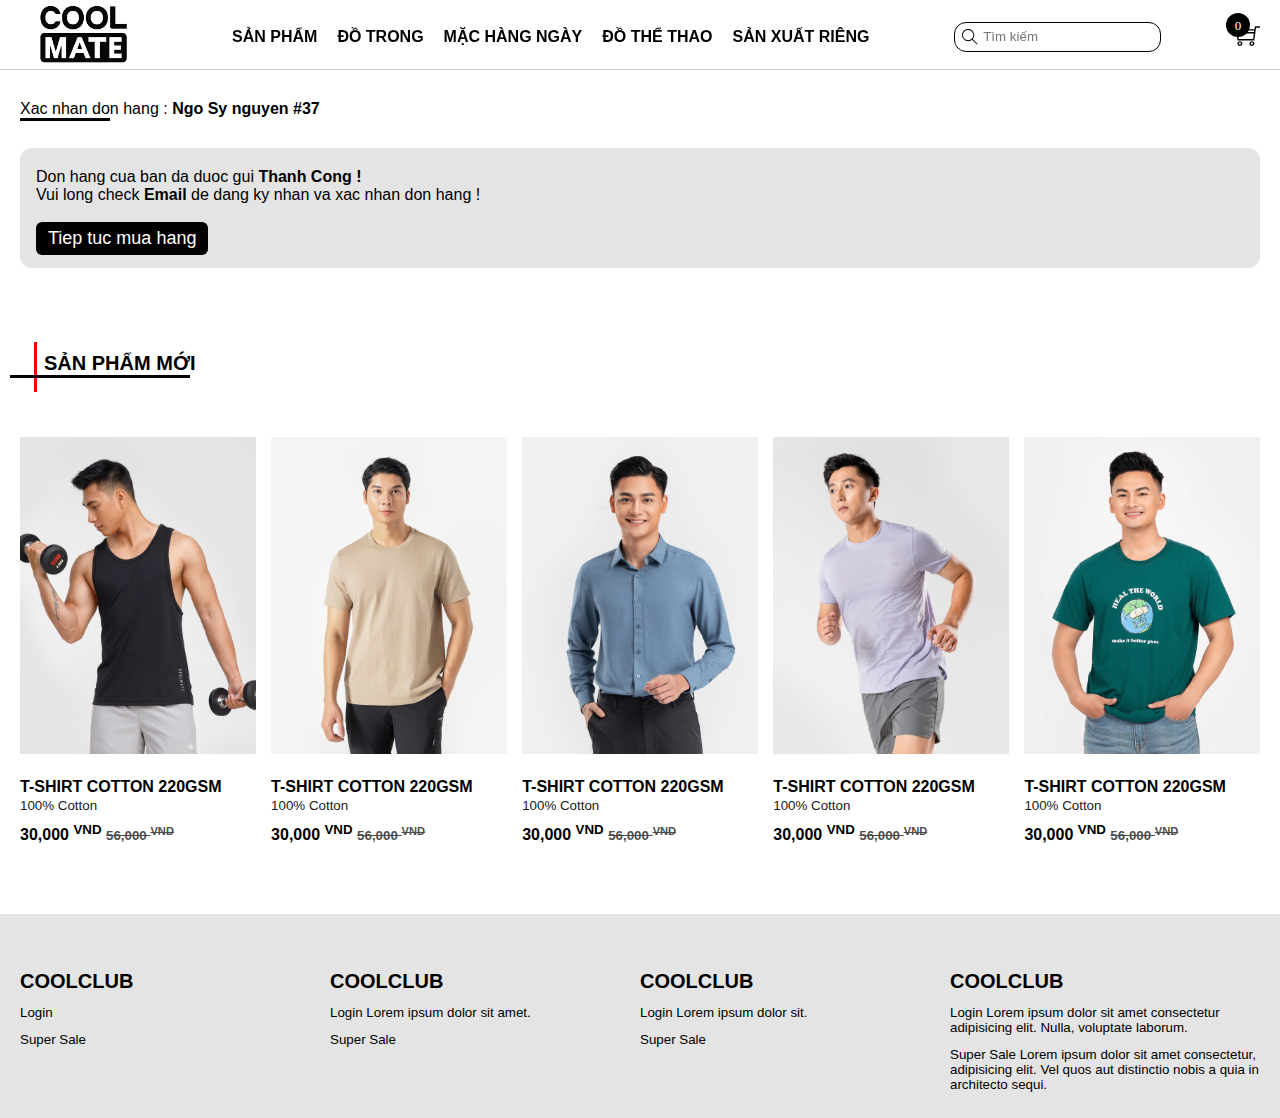
<file: order_confirm.html>
<!DOCTYPE html>
<html lang="en">

<head>
    <meta charset="UTF-8">
    <meta name="viewport" content="width=device-width, initial-scale=1.0">
    <title>Coolmate-Product</title>
    <link rel="stylesheet" href="asset/css/style.css">
    <link rel="stylesheet" href="asset/css/themify-icons/themify-icons.css">
</head>

<body>
    <!-- header -->
    <header id="header">
        <div class="container">
            <div class="row-flex">
                <div class="header-bar-icon">
                    <i class="ti-menu"></i>
                </div>
                <div class="header-logo">
                    <img src="asset/image/logo1.png" alt="" srcset="">
                </div>
                <div class="header-logo-moble">
                    <img src="asset/image/logo1.png" alt="" srcset="">
                </div>
                <div class="header-nav">
                    <nav>
                        <ul>
                            <li><a href="cart.html">Sản Phẩm</a></li>
                            <li><a href="order_confirm.html">Đồ Trong</a></li>
                            <li><a href="order_success.html">Mặc hàng ngày</a></li>
                            <li><a href="product.html">Đồ Thể thao</a></li>
                            <li><a href="index.html">Sản xuất riêng</a></li>
                        </ul>
                    </nav>
                </div>
                <div class="header-search">
                    <input type="text" placeholder="Tìm kiếm">
                    <i class="ti-search"></i>
                </div>
                <div class="header-cart">
                    <i class="ti-shopping-cart" number="0"></i>
                </div>
            </div>
        </div>
    </header>

    <!-- order buy -->
    <section class="order-cofirm p-to-top">
        <div class="container">
            <div class="row-flex row-flex-product-detail">
                <p class="heading-text-product">Xac nhan don hang : <span style="font-weight: bolder;">Ngo Sy nguyen #37</span> </p>
            </div>
            <div class="row-flex">
                <div class="order-confirm-content">
                    <p>Don hang cua ban da duoc gui <b>Thanh Cong !</b> <br>
                    <span>Vui long check <b>Email</b> de dang ky nhan va xac nhan don hang !</span>
                    </p>  <br>
                    <button class="main-btn">Tiep tuc mua hang</button>
                </div>
            </div>
        </div>
    </section>

    <!-- hot product -->
    <section class="hot-products">
        <div class="container">
            <div class="row-grid">
                <p class="heading-text">SẢN PHẨM MỚI</p>
            </div>
            <div class="row-grid row-grid-hot-products">
                <div class="hot-product-item">
                    <a href=""><img src="asset/image/prd1.png" alt="" srcset=""></a>
                    <p><a href="">T-Shirt Cotton 220GSM</a> </p>
                    <span>100% Cotton</span>
                    <div class="hot-product-item-price">
                        <p>30,000 <sup>VND</sup> <span>56,000 <sup>VND</sup></span></p>
                    </div>
                </div>
                <div class="hot-product-item">
                    <a href=""><img src="asset/image/prd2.png" alt="" srcset=""></a>
                    <p><a href="">T-Shirt Cotton 220GSM</a> </p>
                    <span>100% Cotton</span>
                    <div class="hot-product-item-price">
                        <p>30,000 <sup>VND</sup> <span>56,000 <sup>VND</sup></span></p>
                    </div>
                </div>
                <div class="hot-product-item">
                    <a href=""><img src="asset/image/prd3.png" alt="" srcset=""></a>
                    <p><a href="">T-Shirt Cotton 220GSM</a> </p>
                    <span>100% Cotton</span>
                    <div class="hot-product-item-price">
                        <p>30,000 <sup>VND</sup> <span>56,000 <sup>VND</sup></span></p>
                    </div>
                </div>
                <div class="hot-product-item">
                    <a href=""><img src="asset/image/prd4.png" alt="" srcset=""></a>
                    <p><a href="">T-Shirt Cotton 220GSM</a> </p>
                    <span>100% Cotton</span>
                    <div class="hot-product-item-price">
                        <p>30,000 <sup>VND</sup> <span>56,000 <sup>VND</sup></span></p>
                    </div>
                </div>
                <div class="hot-product-item">
                    <a href=""><img src="asset/image/prd5.png" alt="" srcset=""></a>
                    <p><a href="">T-Shirt Cotton 220GSM</a> </p>
                    <span>100% Cotton</span>
                    <div class="hot-product-item-price">
                        <p>30,000 <sup>VND</sup> <span>56,000 <sup>VND</sup></span></p>
                    </div>
                </div>
            </div>
        </div>
    </section>

    <!-- foter  -->
    <footer>
        <div class="container">
            <div class="row-grid">
                <div class="footer-item">
                    <p>COOLCLUB</p>
                    <p>Login</p>
                    <p>Super Sale</p>
                </div>
                <div class="footer-item">
                    <p>COOLCLUB</p>
                    <p>Login Lorem ipsum dolor sit amet.</p>
                    <p>Super Sale</p>
                </div>
                <div class="footer-item">
                    <p>COOLCLUB</p>
                    <p>Login Lorem ipsum dolor sit.</p>
                    <p>Super Sale</p>
                </div>
                <div class="footer-item">
                    <p>COOLCLUB</p>
                    <p>Login Lorem ipsum dolor sit amet consectetur adipisicing elit. Nulla, voluptate laborum.</p>
                    <p>Super Sale Lorem ipsum dolor sit amet consectetur, adipisicing elit. Vel quos aut distinctio
                        nobis a quia in architecto sequi.</p>
                </div>
            </div>
        </div>
    </footer>


    <script src="asset/js/script.js"></script>
</body>

</html>
</file>
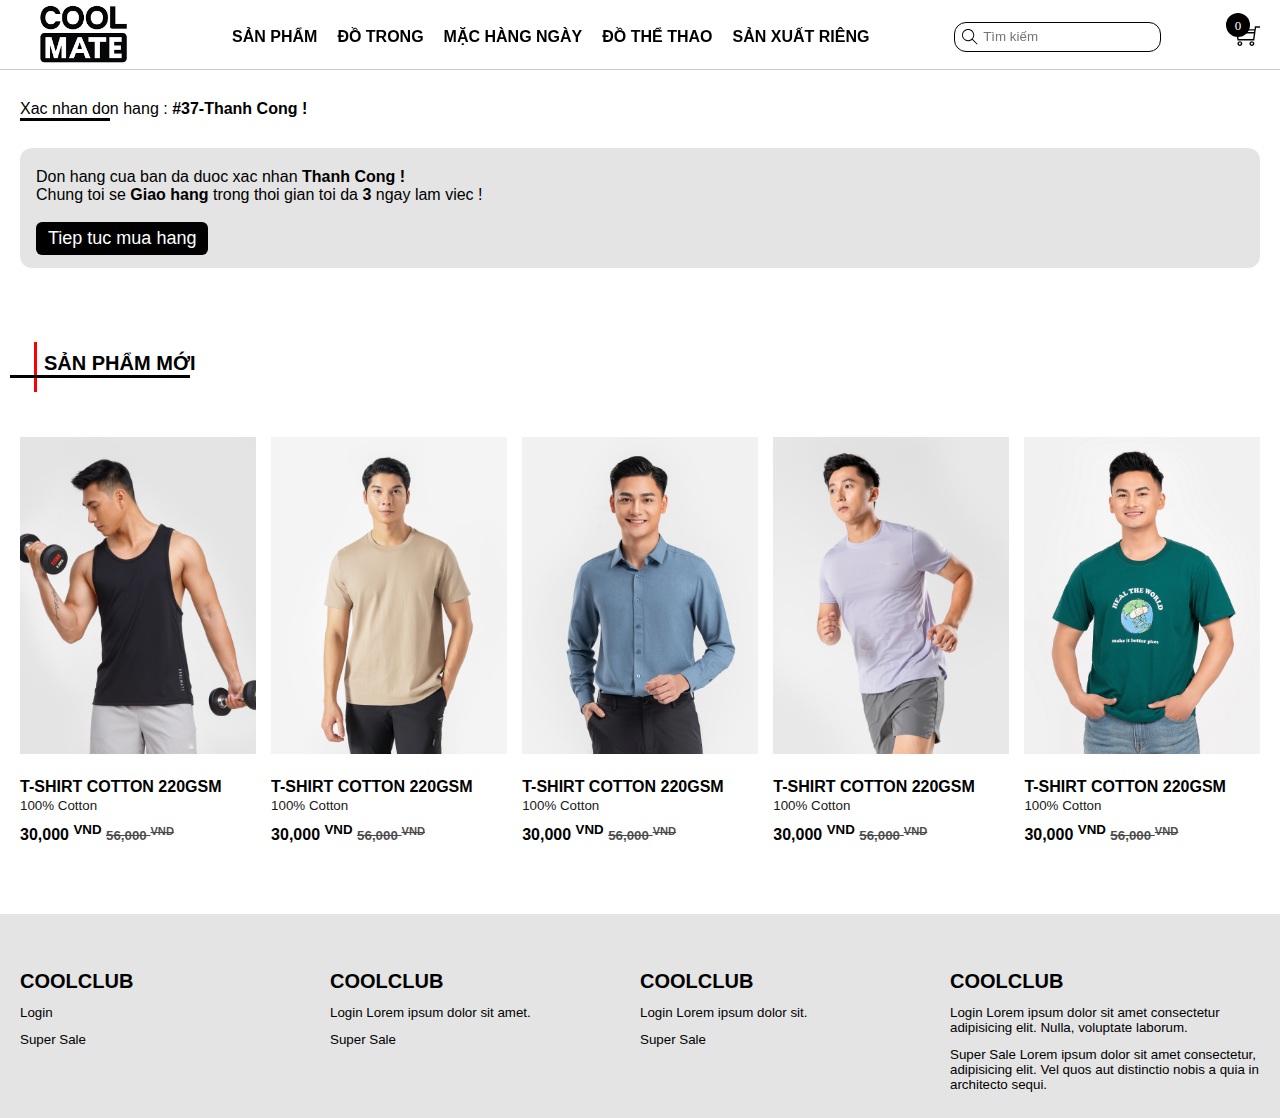
<file: order_success.html>
<!DOCTYPE html>
<html lang="en">

<head>
    <meta charset="UTF-8">
    <meta name="viewport" content="width=device-width, initial-scale=1.0">
    <title>Coolmate-Product</title>
    <link rel="stylesheet" href="asset/css/style.css">
    <link rel="stylesheet" href="asset/css/themify-icons/themify-icons.css">
</head>

<body>
    <!-- header -->
    <header id="header">
        <div class="container">
            <div class="row-flex">
                <div class="header-bar-icon">
                    <i class="ti-menu"></i>
                </div>
                <div class="header-logo">
                    <img src="asset/image/logo1.png" alt="" srcset="">
                </div>
                <div class="header-logo-moble">
                    <img src="asset/image/logo1.png" alt="" srcset="">
                </div>
                <div class="header-nav">
                    <nav>
                        <ul>
                            <li><a href="cart.html">Sản Phẩm</a></li>
                            <li><a href="order_confirm.html">Đồ Trong</a></li>
                            <li><a href="order_success.html">Mặc hàng ngày</a></li>
                            <li><a href="product.html">Đồ Thể thao</a></li>
                            <li><a href="index.html">Sản xuất riêng</a></li>
                        </ul>
                    </nav>
                </div>
                <div class="header-search">
                    <input type="text" placeholder="Tìm kiếm">
                    <i class="ti-search"></i>
                </div>
                <div class="header-cart">
                    <i class="ti-shopping-cart" number="0"></i>
                </div>
            </div>
        </div>
    </header>

    <!-- order buy -->
    <section class="order-cofirm p-to-top">
        <div class="container">
            <div class="row-flex row-flex-product-detail">
                <p class="heading-text-product">Xac nhan don hang : <span style="font-weight: bolder;"> #37-Thanh Cong !</span> </p>
            </div>
            <div class="row-flex">
                <div class="order-confirm-content">
                    <p>Don hang cua ban da duoc xac nhan <b>Thanh Cong !</b> <br>
                    <span>Chung toi se <b>Giao hang</b> trong thoi gian toi da <strong>3</strong> ngay lam viec !</span>
                    </p> <br>
                    <button class="main-btn">Tiep tuc mua hang</button>
                </div>
            </div>
        </div>
    </section>

    <!-- hot product -->
    <section class="hot-products">
        <div class="container">
            <div class="row-grid">
                <p class="heading-text">SẢN PHẨM MỚI</p>
            </div>
            <div class="row-grid row-grid-hot-products">
                <div class="hot-product-item">
                    <a href=""><img src="asset/image/prd1.png" alt="" srcset=""></a>
                    <p><a href="">T-Shirt Cotton 220GSM</a> </p>
                    <span>100% Cotton</span>
                    <div class="hot-product-item-price">
                        <p>30,000 <sup>VND</sup> <span>56,000 <sup>VND</sup></span></p>
                    </div>
                </div>
                <div class="hot-product-item">
                    <a href=""><img src="asset/image/prd2.png" alt="" srcset=""></a>
                    <p><a href="">T-Shirt Cotton 220GSM</a> </p>
                    <span>100% Cotton</span>
                    <div class="hot-product-item-price">
                        <p>30,000 <sup>VND</sup> <span>56,000 <sup>VND</sup></span></p>
                    </div>
                </div>
                <div class="hot-product-item">
                    <a href=""><img src="asset/image/prd3.png" alt="" srcset=""></a>
                    <p><a href="">T-Shirt Cotton 220GSM</a> </p>
                    <span>100% Cotton</span>
                    <div class="hot-product-item-price">
                        <p>30,000 <sup>VND</sup> <span>56,000 <sup>VND</sup></span></p>
                    </div>
                </div>
                <div class="hot-product-item">
                    <a href=""><img src="asset/image/prd4.png" alt="" srcset=""></a>
                    <p><a href="">T-Shirt Cotton 220GSM</a> </p>
                    <span>100% Cotton</span>
                    <div class="hot-product-item-price">
                        <p>30,000 <sup>VND</sup> <span>56,000 <sup>VND</sup></span></p>
                    </div>
                </div>
                <div class="hot-product-item">
                    <a href=""><img src="asset/image/prd5.png" alt="" srcset=""></a>
                    <p><a href="">T-Shirt Cotton 220GSM</a> </p>
                    <span>100% Cotton</span>
                    <div class="hot-product-item-price">
                        <p>30,000 <sup>VND</sup> <span>56,000 <sup>VND</sup></span></p>
                    </div>
                </div>
            </div>
        </div>
    </section>

    <!-- foter  -->
    <footer>
        <div class="container">
            <div class="row-grid">
                <div class="footer-item">
                    <p>COOLCLUB</p>
                    <p>Login</p>
                    <p>Super Sale</p>
                </div>
                <div class="footer-item">
                    <p>COOLCLUB</p>
                    <p>Login Lorem ipsum dolor sit amet.</p>
                    <p>Super Sale</p>
                </div>
                <div class="footer-item">
                    <p>COOLCLUB</p>
                    <p>Login Lorem ipsum dolor sit.</p>
                    <p>Super Sale</p>
                </div>
                <div class="footer-item">
                    <p>COOLCLUB</p>
                    <p>Login Lorem ipsum dolor sit amet consectetur adipisicing elit. Nulla, voluptate laborum.</p>
                    <p>Super Sale Lorem ipsum dolor sit amet consectetur, adipisicing elit. Vel quos aut distinctio
                        nobis a quia in architecto sequi.</p>
                </div>
            </div>
        </div>
    </footer>


    <script src="asset/js/script.js"></script>
</body>

</html>
</file>
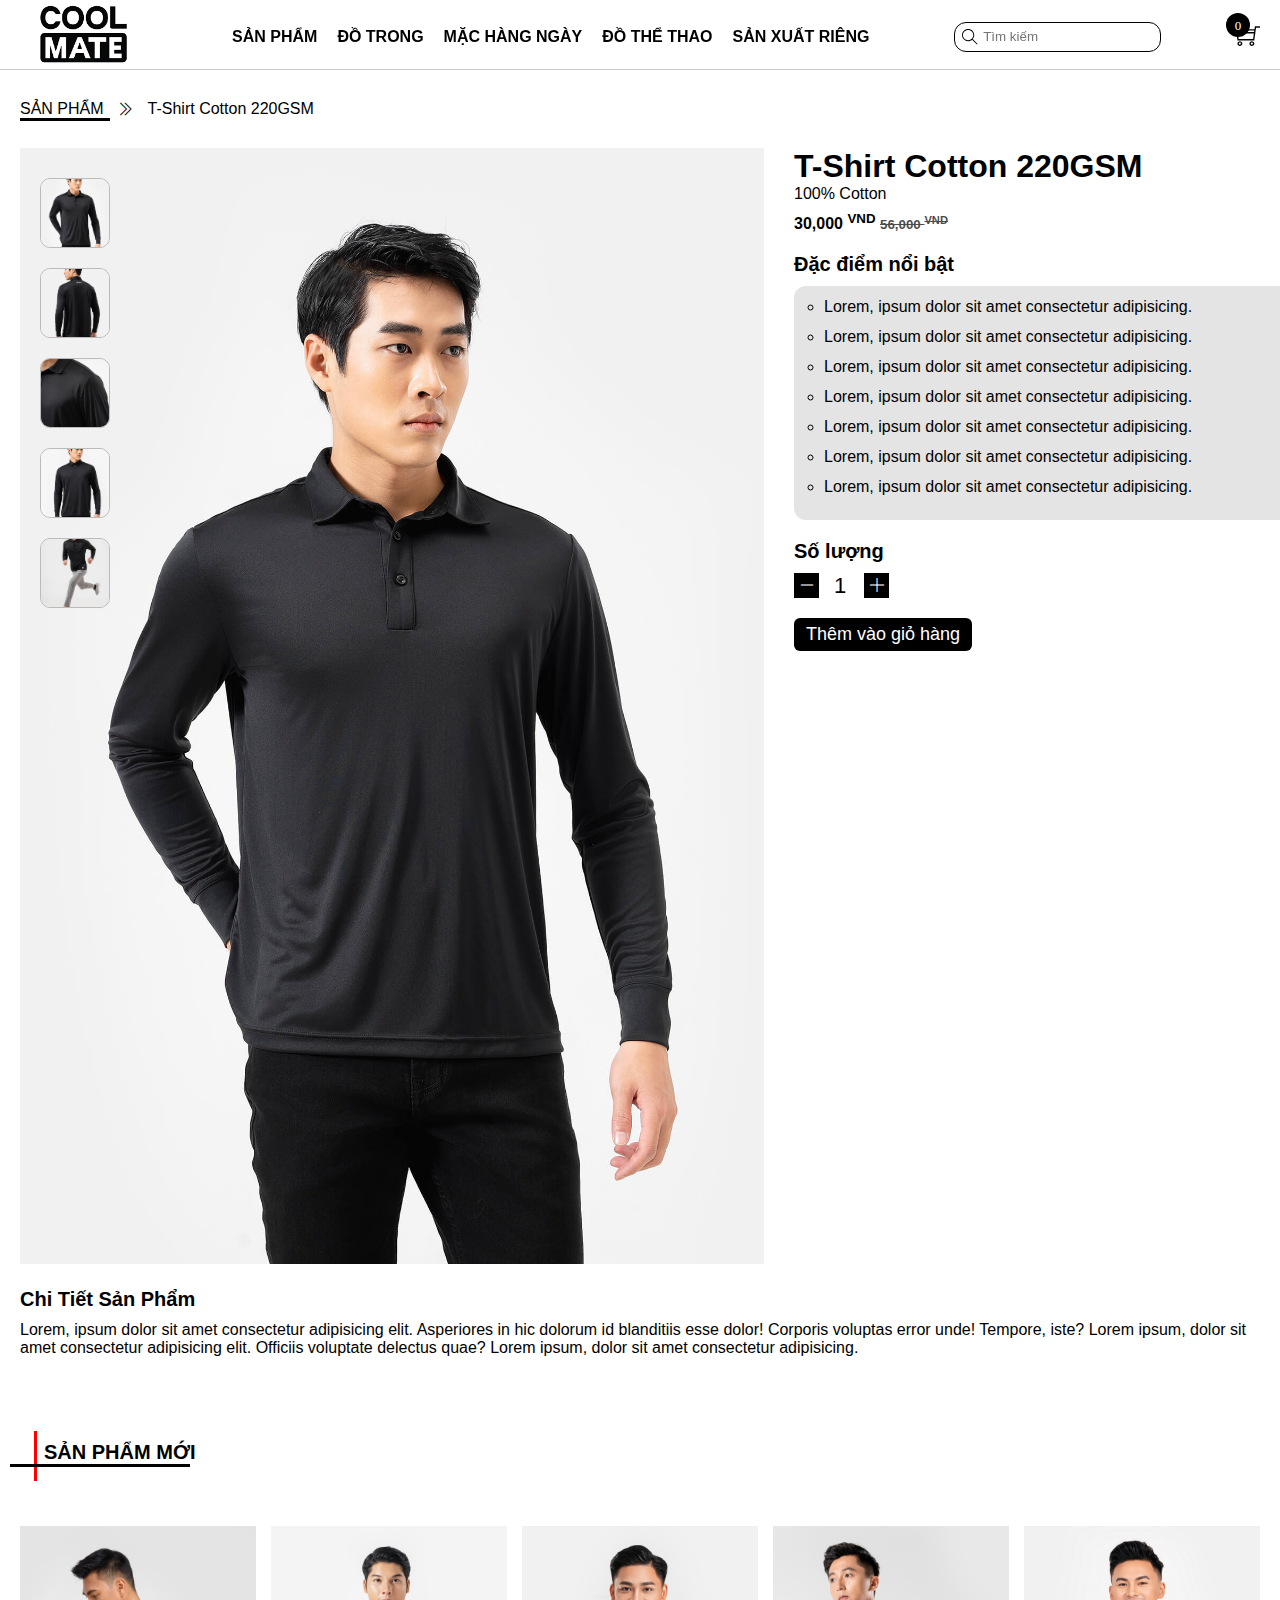
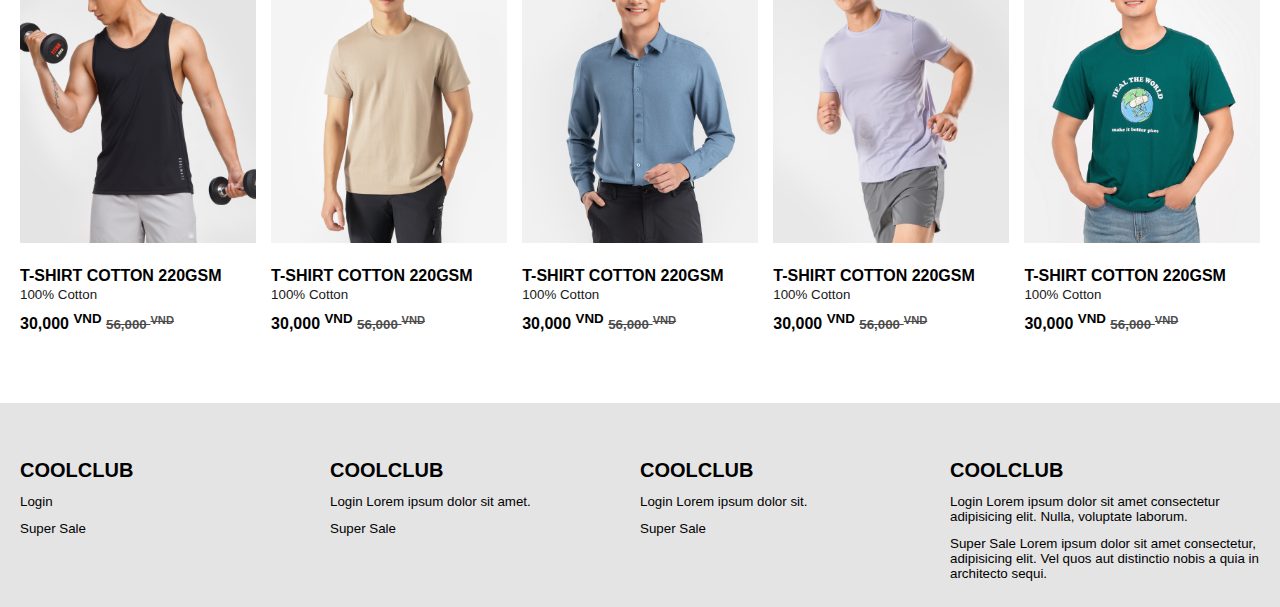
<file: product.html>
<!DOCTYPE html>
<html lang="en">

<head>
    <meta charset="UTF-8">
    <meta name="viewport" content="width=device-width, initial-scale=1.0">
    <title>Coolmate-Product</title>
    <link rel="stylesheet" href="asset/css/style.css">
    <link rel="stylesheet" href="asset/css/themify-icons/themify-icons.css">
</head>

<body>
    <!-- header -->
    <header id="header">
        <div class="container">
            <div class="row-flex">
                <div class="header-bar-icon">
                    <i class="ti-menu"></i>
                </div>
                <div class="header-logo">
                    <img src="asset/image/logo1.png" alt="" srcset="">
                </div>
                <div class="header-logo-moble">
                    <img src="asset/image/logo1.png" alt="" srcset="">
                </div>
                <div class="header-nav">
                    <nav>
                        <ul>
                            <li><a href="cart.html">Sản Phẩm</a></li>
                            <li><a href="order_confirm.html">Đồ Trong</a></li>
                            <li><a href="order_success.html">Mặc hàng ngày</a></li>
                            <li><a href="product.html">Đồ Thể thao</a></li>
                            <li><a href="index.html">Sản xuất riêng</a></li>
                        </ul>
                    </nav>
                </div>
                <div class="header-search">
                    <input type="text" placeholder="Tìm kiếm">
                    <i class="ti-search"></i>
                </div>
                <div class="header-cart">
                    <i class="ti-shopping-cart" number="0"></i>
                </div>
            </div>
        </div>
    </header>

    <!-- product-detail -->
    <section class="product-detail p-to-top">
        <div class="container">
            <div class="row-flex row-flex-product-detail">
                <p class="heading-text-product">SẢN PHẨM</p> <i class="ti-angle-double-right"></i>
                <p>T-Shirt Cotton 220GSM</p>
            </div>
            <div class="row-grid">
                <div class="product-detail-left">
                    <img class="main-image" src="asset/image/prddt1.jpg" alt="" srcset="">
                    <div class="product-images-items">
                        <img src="asset/image/prddt1.jpg" alt="" srcset="">
                        <img src="asset/image/prddt2.jpg" alt="" srcset="">
                        <img src="asset/image/prddt3.jpg" alt="" srcset="">
                        <img src="asset/image/prddt4.jpg" alt="" srcset="">
                        <img src="asset/image/prddt5.jpg" alt="" srcset="">
                    </div>
                </div>
                <div class="product-detail-right">
                    <div class="product-detail-right-infor">
                        <h1>T-Shirt Cotton 220GSM</h1>
                        <span>100% Cotton</span>
                        <div class="hot-product-item-price">
                            <p>30,000 <sup>VND</sup> <span>56,000 <sup>VND</sup></span></p>
                        </div>
                    </div>
                    <div class="product-detail-right-des">
                        <h2>Đặc điểm nổi bật</h2>
                        <ul>
                            <li>Lorem, ipsum dolor sit amet consectetur adipisicing.</li>
                            <li>Lorem, ipsum dolor sit amet consectetur adipisicing.</li>
                            <li>Lorem, ipsum dolor sit amet consectetur adipisicing.</li>
                            <li>Lorem, ipsum dolor sit amet consectetur adipisicing.</li>
                            <li>Lorem, ipsum dolor sit amet consectetur adipisicing.</li>
                            <li>Lorem, ipsum dolor sit amet consectetur adipisicing.</li>
                            <li>Lorem, ipsum dolor sit amet consectetur adipisicing.</li>
                        </ul>
                    </div>

                    <div class="product-detail-right-quanlity">
                        <h2>Số lượng</h2>
                        <div class="product-detail-right-quanlity-input">
                            <i class="ti-minus"></i>
                            <input class="quanlity-input" type="number" value="1" onkeydown="return false">
                            <i class="ti-plus"></i>
                        </div>
                    </div>

                    <div class="product-detail-right-addcart">
                        <button class="main-btn">Thêm vào giỏ hàng</button>
                    </div>
                </div>
            </div>
            <div class="row-flex">
                <div class="product-detail-content">
                    <h2>Chi Tiết Sản Phẩm</h2>
                    <p>Lorem, ipsum dolor sit amet consectetur adipisicing elit. Asperiores in hic dolorum id blanditiis esse dolor! Corporis voluptas error unde! Tempore, iste? Lorem ipsum, dolor sit amet consectetur adipisicing elit. Officiis voluptate delectus quae?
                    Lorem ipsum, dolor sit amet consectetur adipisicing.
                    </p>
                    <!-- <img src="asset/image/prd3.png" alt="" srcset=""> -->
                </div>
            </div>
        </div>

    </section>

    <!-- hot product -->
    <section class="hot-products">
        <div class="container">
            <div class="row-grid">
                <p class="heading-text">SẢN PHẨM MỚI</p>
            </div>
            <div class="row-grid row-grid-hot-products">
                <div class="hot-product-item">
                    <a href=""><img src="asset/image/prd1.png" alt="" srcset=""></a>
                    <p><a href="">T-Shirt Cotton 220GSM</a> </p>
                    <span>100% Cotton</span>
                    <div class="hot-product-item-price">
                        <p>30,000 <sup>VND</sup> <span>56,000 <sup>VND</sup></span></p>
                    </div>
                </div>
                <div class="hot-product-item">
                    <a href=""><img src="asset/image/prd2.png" alt="" srcset=""></a>
                    <p><a href="">T-Shirt Cotton 220GSM</a> </p>
                    <span>100% Cotton</span>
                    <div class="hot-product-item-price">
                        <p>30,000 <sup>VND</sup> <span>56,000 <sup>VND</sup></span></p>
                    </div>
                </div>
                <div class="hot-product-item">
                    <a href=""><img src="asset/image/prd3.png" alt="" srcset=""></a>
                    <p><a href="">T-Shirt Cotton 220GSM</a> </p>
                    <span>100% Cotton</span>
                    <div class="hot-product-item-price">
                        <p>30,000 <sup>VND</sup> <span>56,000 <sup>VND</sup></span></p>
                    </div>
                </div>
                <div class="hot-product-item">
                    <a href=""><img src="asset/image/prd4.png" alt="" srcset=""></a>
                    <p><a href="">T-Shirt Cotton 220GSM</a> </p>
                    <span>100% Cotton</span>
                    <div class="hot-product-item-price">
                        <p>30,000 <sup>VND</sup> <span>56,000 <sup>VND</sup></span></p>
                    </div>
                </div>
                <div class="hot-product-item">
                    <a href=""><img src="asset/image/prd5.png" alt="" srcset=""></a>
                    <p><a href="">T-Shirt Cotton 220GSM</a> </p>
                    <span>100% Cotton</span>
                    <div class="hot-product-item-price">
                        <p>30,000 <sup>VND</sup> <span>56,000 <sup>VND</sup></span></p>
                    </div>
                </div>
            </div>
        </div>
    </section>

    <!-- foter  -->
    <footer>
        <div class="container">
            <div class="row-grid">
                <div class="footer-item">
                    <p>COOLCLUB</p>
                    <p>Login</p>
                    <p>Super Sale</p>
                </div>
                <div class="footer-item">
                    <p>COOLCLUB</p>
                    <p>Login Lorem ipsum dolor sit amet.</p>
                    <p>Super Sale</p>
                </div>
                <div class="footer-item">
                    <p>COOLCLUB</p>
                    <p>Login Lorem ipsum dolor sit.</p>
                    <p>Super Sale</p>
                </div>
                <div class="footer-item">
                    <p>COOLCLUB</p>
                    <p>Login Lorem ipsum dolor sit amet consectetur adipisicing elit. Nulla, voluptate laborum.</p>
                    <p>Super Sale Lorem ipsum dolor sit amet consectetur, adipisicing elit. Vel quos aut distinctio
                        nobis a quia in architecto sequi.</p>
                </div>
            </div>
        </div>
    </footer>
    <script src="asset/js/script.js"></script>
</body>

</html>
</file>
<file: asset/css/style.css>
:root {
    --header-height: 70px;
    --main-bg: #e4e4e4;
    --main-transition: all 0.5s ease;
    --main-color: #fff;
    --main-font: Arial, Helvetica, sans-serif;
    --main-fontweight: 550;
}

* {
    margin: 0;
    padding: 0;
    box-sizing: border-box;
    font-family: var(--main-font);
}

.container {
    max-width: 1240px;
    margin: auto;
}

li {
    list-style: none;

}

a {
    text-decoration: none;
    text-transform: uppercase;
    color: #000;
}

.p-to-top {
    padding-top: calc(var(--header-height) + 30px);
}

.heading-text {
    font-weight: bolder;
    padding: 24px;
    margin: 60px 0 38px;
    font-size: 20px;
    position: relative;
}

input {
    outline: none;
}

.row-flex {
    display: flex;
    justify-content: space-between;
}

.main-btn {
    padding: 6px 12px;
    border: 0;
    background: #000;
    color: #fff;
    border-radius: 6px;
    font-size: 18px;
    display: inline-block;
}

.main-h2 {
    font-weight: var(--main-fontweight);
    margin: 12px 0;
    font-size: 20px;
}

.main-btn:hover {
    background: var(--main-bg);
    border: 1px solid #333;
    color: #000;
    font-weight: bolder;
    transition: var(--main-transition);
}

/* hearder */
header.active {
    background: var(--main-color);
    transition: var(--main-transition);
    box-shadow: 2px 3px 5px #d5d5d5;

}

header {
    height: var(--header-height);
    border-bottom: 1px solid #ccc;
    position: fixed;
    z-index: 2;
    width: 100%;
}

header .row-flex {
    align-items: center;
}

.header-logo img {
    height: 69px;
    object-fit: cover;
}


.header-nav nav ul {
    display: flex;
}

.header-nav nav ul li a {
    line-height: var(--header-height);
    font-weight: 600;
    /* color: #000; */
}

.header-nav nav ul li {
    padding: 0 10px;
    transition: var(--main-transition);
    cursor: pointer;
}

.header-nav nav ul li:hover {
    background: var(--main-bg);
}

.header-search {
    position: relative;
}

.header-search i {
    position: absolute;
    left: 8px;
    top: 50%;
    transform: translateY(-50%);
    cursor: pointer;
}

.header-search input {
    height: 30px;
    border: 1px solid #000;
    padding-left: 28px;
    border-radius: 12px;
}

.header-cart i {
    font-size: x-large;
    cursor: pointer;
    position: relative;
}


.header-cart i::after {
    position: absolute;
    content: attr(number);
    justify-content: center;
    align-items: center;
    text-align: center;
    font-size: small;
    display: flex;
    width: 24px;
    height: 24px;
    line-height: 24px;
    background: #000;
    top: -10px;
    left: -10px;
    border-radius: 24px;
    color: var(--main-color);
}

/* slider  */
.slider {
    width: 100vw;
    overflow: hidden;
    position: relative;
    aspect-ratio: 2.45/1;
}

.slider-items {
    position: relative;
    transition: var(--main-transition);
}

.slider-item {
    position: absolute;
}

.slider-item img {
    width: 100vw;

}

.slider-arrow {
    position: absolute;
    z-index: 1;
    cursor: pointer;
    right: 30px;
    top: 50%;
    transform: translateY(-50%);
    display: flex;
    flex-direction: column;
}

.ti-arrow-right:before,
.ti-arrow-left:before {
    /* display: inline-block; */
    /* font-size: larger; */
    font-size: 24px;
}


/* product */

.heading-text::after {
    position: absolute;
    content: "";
    display: block;
    background: #000;
    width: 180px;
    left: -10px;
    height: 3px;
}

.heading-text::before {
    position: absolute;
    content: "";
    display: block;
    background: red;
    width: 3px;
    height: 50px;
    top: 20%;
    left: 14px;
    transform: scale(45deg);
}

/* hot product  */

.row-grid {
    display: grid;
    justify-content: space-between;
}

.hot-products .row-grid-hot-products {
    grid-template-columns: repeat(5, 19%);
    /* column-gap: 12px; */
}

.hot-product-item img {
    width: 100%;
    display: inline-block;
    margin-bottom: 20px;
}

.hot-product-item-price {
    margin-top: 8px;
}

.hot-product-item>p {
    font-weight: var(--main-fontweight);
}

.hot-product-item>span {
    opacity: 0.9;
    font-size: smaller;
}

.hot-product-item-price p {
    font-weight: var(--main-fontweight);
}

.hot-product-item-price p span {
    opacity: 0.7;
    font-size: smaller;
    text-decoration: line-through;
}

/* footer  */
footer {
    padding: 50px 0 20px;
    background: var(--main-bg);
    margin-top: 70px;
}

footer .row-grid {
    grid-template-columns: repeat(4, 25%);
}

footer p:first-child {
    font-weight: bolder;
    font-size: 20px;
}

footer p {
    font-weight: 300;
    padding: 6px 0;
    font-size: smaller;
}


/* product-detail */
.row-flex-product-detail {
    justify-content: start;
    align-items: center;
    position: relative;
    margin-bottom: 30px;
}

.row-flex-product-detail::after {
    content: '';
    position: absolute;
    background: #000;
    width: 90px;
    height: 3px;
    bottom: -3px;
}

.ti-angle-double-right {
    margin: 0 14px;
}

.product-detail-left {
    position: relative;
}

.product-images-items {
    position: absolute;
    display: flex;
    flex-direction: column;
    top: 20px;
    left: 20px;
}

.product-detail-left img {
    width: 100%;
}

.product-images-items img {
    /* position: absolute; */
    display: inline-block;
    margin: 10px 0;
    width: 70px;
    height: 70px;
    object-fit: cover;
    border-radius: 10px;
    border: 1px solid #bbb;
}

.product-detail .row-grid {
    grid-template-columns: 60% 40%;
    column-gap: 30px;
}

.product-images-items img.active {
    border: 1px solid #000;
}




.product-detail-right-infor h1 {
    font-weight: var(--main-fontweight);
}


.product-detail-content h2,
.product-detail-right-des h2,
.product-detail-right-quanlity h2 {
    margin: 20px 0 10px;
    font-size: 20px;
    /* font-weight: var(--main-fontweight); */
}

.product-detail-right-des ul {
    padding-left: 20px;
    background: var(--main-bg);
    padding: 12px 30px;
    border-radius: 12px;
}

.product-detail-right-des ul li {
    list-style: circle;
    margin-bottom: 12px;
}

/* For Firefox hide arrow number of input css */
input[type="number"]::-webkit-inner-spin-button,
input[type="number"]::-webkit-outer-spin-button {
    -webkit-appearance: none;
    margin: 0;
}

/* For other browsers */
input[type="number"] {
    -moz-appearance: textfield;
}


.product-detail-right-quanlity-input input {
    height: 25px;
    width: 70px;
    padding-left: 22px;
    display: inline-block;
    border: 0;
    font-size: 22px;
    text-align: center;
}

.product-detail-right-quanlity {
    position: relative;
    margin-bottom: 20px;
}


.product-detail-right-quanlity-input i {
    position: absolute;
    height: 25px;
    width: 25px;
    background: #000;
    color: #fff;
    cursor: pointer;
    line-height: 25px;
    text-align: center;
}

.product-detail-right-des ul li::marker {
    color: #000;
}

/* cart  */
.cart-section .row-grid {
    grid-template-columns: 60% 40%;
    column-gap: 28px;
}

.cart-section table {
    width: 100%;
    border-collapse: collapse;
}

.cart-section table,
th,
td {
    border: 1px solid #ccc;
    text-align: center;
    padding: 6px 0;
}

.cart-section table thead {
    background: #000;
    color: #fff;
}

.cart-section table tbody tr td:nth-child(2) {
    text-align: left;
    font-size: 12px;
    padding: 12px;
    display: flex;
    flex-direction: column;
    row-gap: 22px;
}

.cart-section table tbody td:last-child {
    cursor: pointer;
}

.cart-section table tbody td:last-child:hover {
    color: red;
}

/* form cart  */
.cart-section-right input {
    width: 100%;
    height: 30px;
    border: 0;
    background: var(--main-bg);
    margin-bottom: 12px;
    padding-left: 12px;
    border-radius: 4px;
}

.cart-section-right-select select {
    height: 30px;
    width: 100%;
    border: 0;
    background: var(--main-bg);
    margin-bottom: 12px;
    padding-left: 12px;
    border-radius: 4px;
    flex-basis: 1;
}

.cart-section-right-input-name-phone {
    width: 100%;
    display: flex;
    column-gap: 12px;
}

.cart-section-right-select {
    display: flex;
    column-gap: 12px;
    /* justify-content: space-between; */
    
}

/* order confirm  */
.order-confirm-content {
    padding: 20px 16px;
    background: var(--main-bg);
    border-radius: 12px;
    width: 100%;
    height: 120px;
}


















/* responsive */
.header-logo-moble,
.header-bar-icon {
    display: none;
}

@media only screen and (max-width: 760px) {
    .row-flex {
        padding: 0 18px;
        height: 70px;
    }

    .row-grid {
        padding: 0 20px;
    }

    .header-nav {
        position: fixed;
        /* top: var(--header-height); */
        top: -100%;
        left: 0;
        width: 100%;
        background: #000;
        transition: var(--main-transition);
    }

    .header-nav.active {
        /* top: calc(var(--header-height) + 100%); */
        top: var(--header-height);
    }

    .header-nav a {
        color: var(--main-color);
    }

    .header-nav nav ul {
        flex-direction: column;
        text-align: center;
        padding: 20px 0;
    }

    .header-logo,
    .header-search {
        display: none;
    }

    .header-logo-moble,
    .header-bar-icon {
        display: block;
    }

    .header-logo-moble img {
        width: 70px;
    }

    .hot-products .row-grid-hot-products {
        grid-template-columns: repeat(2, 48%);
        /* column-gap: 12px; */
    }

    footer .row-grid {
        grid-template-columns: repeat(2, 45%);
    }

    .product-detail .row-grid {
        grid-template-columns: repeat(1, 100%);
        row-gap: 28px;
    }

    /* cart detail */
    .cart-section .row-grid {
        grid-template-columns: 100%;
        row-gap: 28px;
    }
}
</file>
<file: asset/css/themify-icons/themify-icons.css>
@font-face {
	font-family: 'themify';
	src:url('fonts/themify.eot?-fvbane');
	src:url('fonts/themify.eot?#iefix-fvbane') format('embedded-opentype'),
		url('fonts/themify.woff?-fvbane') format('woff'),
		url('fonts/themify.ttf?-fvbane') format('truetype'),
		url('fonts/themify.svg?-fvbane#themify') format('svg');
	font-weight: normal;
	font-style: normal;
}

[class^="ti-"], [class*=" ti-"] {
	font-family: 'themify';
	speak: none;
	font-style: normal;
	font-weight: normal;
	font-variant: normal;
	text-transform: none;
	line-height: 1;

	/* Better Font Rendering =========== */
	-webkit-font-smoothing: antialiased;
	-moz-osx-font-smoothing: grayscale;
}

.ti-wand:before {
	content: "\e600";
}
.ti-volume:before {
	content: "\e601";
}
.ti-user:before {
	content: "\e602";
}
.ti-unlock:before {
	content: "\e603";
}
.ti-unlink:before {
	content: "\e604";
}
.ti-trash:before {
	content: "\e605";
}
.ti-thought:before {
	content: "\e606";
}
.ti-target:before {
	content: "\e607";
}
.ti-tag:before {
	content: "\e608";
}
.ti-tablet:before {
	content: "\e609";
}
.ti-star:before {
	content: "\e60a";
}
.ti-spray:before {
	content: "\e60b";
}
.ti-signal:before {
	content: "\e60c";
}
.ti-shopping-cart:before {
	content: "\e60d";
}
.ti-shopping-cart-full:before {
	content: "\e60e";
}
.ti-settings:before {
	content: "\e60f";
}
.ti-search:before {
	content: "\e610";
}
.ti-zoom-in:before {
	content: "\e611";
}
.ti-zoom-out:before {
	content: "\e612";
}
.ti-cut:before {
	content: "\e613";
}
.ti-ruler:before {
	content: "\e614";
}
.ti-ruler-pencil:before {
	content: "\e615";
}
.ti-ruler-alt:before {
	content: "\e616";
}
.ti-bookmark:before {
	content: "\e617";
}
.ti-bookmark-alt:before {
	content: "\e618";
}
.ti-reload:before {
	content: "\e619";
}
.ti-plus:before {
	content: "\e61a";
}
.ti-pin:before {
	content: "\e61b";
}
.ti-pencil:before {
	content: "\e61c";
}
.ti-pencil-alt:before {
	content: "\e61d";
}
.ti-paint-roller:before {
	content: "\e61e";
}
.ti-paint-bucket:before {
	content: "\e61f";
}
.ti-na:before {
	content: "\e620";
}
.ti-mobile:before {
	content: "\e621";
}
.ti-minus:before {
	content: "\e622";
}
.ti-medall:before {
	content: "\e623";
}
.ti-medall-alt:before {
	content: "\e624";
}
.ti-marker:before {
	content: "\e625";
}
.ti-marker-alt:before {
	content: "\e626";
}
.ti-arrow-up:before {
	content: "\e627";
}
.ti-arrow-right:before {
	content: "\e628";
}
.ti-arrow-left:before {
	content: "\e629";
}
.ti-arrow-down:before {
	content: "\e62a";
}
.ti-lock:before {
	content: "\e62b";
}
.ti-location-arrow:before {
	content: "\e62c";
}
.ti-link:before {
	content: "\e62d";
}
.ti-layout:before {
	content: "\e62e";
}
.ti-layers:before {
	content: "\e62f";
}
.ti-layers-alt:before {
	content: "\e630";
}
.ti-key:before {
	content: "\e631";
}
.ti-import:before {
	content: "\e632";
}
.ti-image:before {
	content: "\e633";
}
.ti-heart:before {
	content: "\e634";
}
.ti-heart-broken:before {
	content: "\e635";
}
.ti-hand-stop:before {
	content: "\e636";
}
.ti-hand-open:before {
	content: "\e637";
}
.ti-hand-drag:before {
	content: "\e638";
}
.ti-folder:before {
	content: "\e639";
}
.ti-flag:before {
	content: "\e63a";
}
.ti-flag-alt:before {
	content: "\e63b";
}
.ti-flag-alt-2:before {
	content: "\e63c";
}
.ti-eye:before {
	content: "\e63d";
}
.ti-export:before {
	content: "\e63e";
}
.ti-exchange-vertical:before {
	content: "\e63f";
}
.ti-desktop:before {
	content: "\e640";
}
.ti-cup:before {
	content: "\e641";
}
.ti-crown:before {
	content: "\e642";
}
.ti-comments:before {
	content: "\e643";
}
.ti-comment:before {
	content: "\e644";
}
.ti-comment-alt:before {
	content: "\e645";
}
.ti-close:before {
	content: "\e646";
}
.ti-clip:before {
	content: "\e647";
}
.ti-angle-up:before {
	content: "\e648";
}
.ti-angle-right:before {
	content: "\e649";
}
.ti-angle-left:before {
	content: "\e64a";
}
.ti-angle-down:before {
	content: "\e64b";
}
.ti-check:before {
	content: "\e64c";
}
.ti-check-box:before {
	content: "\e64d";
}
.ti-camera:before {
	content: "\e64e";
}
.ti-announcement:before {
	content: "\e64f";
}
.ti-brush:before {
	content: "\e650";
}
.ti-briefcase:before {
	content: "\e651";
}
.ti-bolt:before {
	content: "\e652";
}
.ti-bolt-alt:before {
	content: "\e653";
}
.ti-blackboard:before {
	content: "\e654";
}
.ti-bag:before {
	content: "\e655";
}
.ti-move:before {
	content: "\e656";
}
.ti-arrows-vertical:before {
	content: "\e657";
}
.ti-arrows-horizontal:before {
	content: "\e658";
}
.ti-fullscreen:before {
	content: "\e659";
}
.ti-arrow-top-right:before {
	content: "\e65a";
}
.ti-arrow-top-left:before {
	content: "\e65b";
}
.ti-arrow-circle-up:before {
	content: "\e65c";
}
.ti-arrow-circle-right:before {
	content: "\e65d";
}
.ti-arrow-circle-left:before {
	content: "\e65e";
}
.ti-arrow-circle-down:before {
	content: "\e65f";
}
.ti-angle-double-up:before {
	content: "\e660";
}
.ti-angle-double-right:before {
	content: "\e661";
}
.ti-angle-double-left:before {
	content: "\e662";
}
.ti-angle-double-down:before {
	content: "\e663";
}
.ti-zip:before {
	content: "\e664";
}
.ti-world:before {
	content: "\e665";
}
.ti-wheelchair:before {
	content: "\e666";
}
.ti-view-list:before {
	content: "\e667";
}
.ti-view-list-alt:before {
	content: "\e668";
}
.ti-view-grid:before {
	content: "\e669";
}
.ti-uppercase:before {
	content: "\e66a";
}
.ti-upload:before {
	content: "\e66b";
}
.ti-underline:before {
	content: "\e66c";
}
.ti-truck:before {
	content: "\e66d";
}
.ti-timer:before {
	content: "\e66e";
}
.ti-ticket:before {
	content: "\e66f";
}
.ti-thumb-up:before {
	content: "\e670";
}
.ti-thumb-down:before {
	content: "\e671";
}
.ti-text:before {
	content: "\e672";
}
.ti-stats-up:before {
	content: "\e673";
}
.ti-stats-down:before {
	content: "\e674";
}
.ti-split-v:before {
	content: "\e675";
}
.ti-split-h:before {
	content: "\e676";
}
.ti-smallcap:before {
	content: "\e677";
}
.ti-shine:before {
	content: "\e678";
}
.ti-shift-right:before {
	content: "\e679";
}
.ti-shift-left:before {
	content: "\e67a";
}
.ti-shield:before {
	content: "\e67b";
}
.ti-notepad:before {
	content: "\e67c";
}
.ti-server:before {
	content: "\e67d";
}
.ti-quote-right:before {
	content: "\e67e";
}
.ti-quote-left:before {
	content: "\e67f";
}
.ti-pulse:before {
	content: "\e680";
}
.ti-printer:before {
	content: "\e681";
}
.ti-power-off:before {
	content: "\e682";
}
.ti-plug:before {
	content: "\e683";
}
.ti-pie-chart:before {
	content: "\e684";
}
.ti-paragraph:before {
	content: "\e685";
}
.ti-panel:before {
	content: "\e686";
}
.ti-package:before {
	content: "\e687";
}
.ti-music:before {
	content: "\e688";
}
.ti-music-alt:before {
	content: "\e689";
}
.ti-mouse:before {
	content: "\e68a";
}
.ti-mouse-alt:before {
	content: "\e68b";
}
.ti-money:before {
	content: "\e68c";
}
.ti-microphone:before {
	content: "\e68d";
}
.ti-menu:before {
	content: "\e68e";
}
.ti-menu-alt:before {
	content: "\e68f";
}
.ti-map:before {
	content: "\e690";
}
.ti-map-alt:before {
	content: "\e691";
}
.ti-loop:before {
	content: "\e692";
}
.ti-location-pin:before {
	content: "\e693";
}
.ti-list:before {
	content: "\e694";
}
.ti-light-bulb:before {
	content: "\e695";
}
.ti-Italic:before {
	content: "\e696";
}
.ti-info:before {
	content: "\e697";
}
.ti-infinite:before {
	content: "\e698";
}
.ti-id-badge:before {
	content: "\e699";
}
.ti-hummer:before {
	content: "\e69a";
}
.ti-home:before {
	content: "\e69b";
}
.ti-help:before {
	content: "\e69c";
}
.ti-headphone:before {
	content: "\e69d";
}
.ti-harddrives:before {
	content: "\e69e";
}
.ti-harddrive:before {
	content: "\e69f";
}
.ti-gift:before {
	content: "\e6a0";
}
.ti-game:before {
	content: "\e6a1";
}
.ti-filter:before {
	content: "\e6a2";
}
.ti-files:before {
	content: "\e6a3";
}
.ti-file:before {
	content: "\e6a4";
}
.ti-eraser:before {
	content: "\e6a5";
}
.ti-envelope:before {
	content: "\e6a6";
}
.ti-download:before {
	content: "\e6a7";
}
.ti-direction:before {
	content: "\e6a8";
}
.ti-direction-alt:before {
	content: "\e6a9";
}
.ti-dashboard:before {
	content: "\e6aa";
}
.ti-control-stop:before {
	content: "\e6ab";
}
.ti-control-shuffle:before {
	content: "\e6ac";
}
.ti-control-play:before {
	content: "\e6ad";
}
.ti-control-pause:before {
	content: "\e6ae";
}
.ti-control-forward:before {
	content: "\e6af";
}
.ti-control-backward:before {
	content: "\e6b0";
}
.ti-cloud:before {
	content: "\e6b1";
}
.ti-cloud-up:before {
	content: "\e6b2";
}
.ti-cloud-down:before {
	content: "\e6b3";
}
.ti-clipboard:before {
	content: "\e6b4";
}
.ti-car:before {
	content: "\e6b5";
}
.ti-calendar:before {
	content: "\e6b6";
}
.ti-book:before {
	content: "\e6b7";
}
.ti-bell:before {
	content: "\e6b8";
}
.ti-basketball:before {
	content: "\e6b9";
}
.ti-bar-chart:before {
	content: "\e6ba";
}
.ti-bar-chart-alt:before {
	content: "\e6bb";
}
.ti-back-right:before {
	content: "\e6bc";
}
.ti-back-left:before {
	content: "\e6bd";
}
.ti-arrows-corner:before {
	content: "\e6be";
}
.ti-archive:before {
	content: "\e6bf";
}
.ti-anchor:before {
	content: "\e6c0";
}
.ti-align-right:before {
	content: "\e6c1";
}
.ti-align-left:before {
	content: "\e6c2";
}
.ti-align-justify:before {
	content: "\e6c3";
}
.ti-align-center:before {
	content: "\e6c4";
}
.ti-alert:before {
	content: "\e6c5";
}
.ti-alarm-clock:before {
	content: "\e6c6";
}
.ti-agenda:before {
	content: "\e6c7";
}
.ti-write:before {
	content: "\e6c8";
}
.ti-window:before {
	content: "\e6c9";
}
.ti-widgetized:before {
	content: "\e6ca";
}
.ti-widget:before {
	content: "\e6cb";
}
.ti-widget-alt:before {
	content: "\e6cc";
}
.ti-wallet:before {
	content: "\e6cd";
}
.ti-video-clapper:before {
	content: "\e6ce";
}
.ti-video-camera:before {
	content: "\e6cf";
}
.ti-vector:before {
	content: "\e6d0";
}
.ti-themify-logo:before {
	content: "\e6d1";
}
.ti-themify-favicon:before {
	content: "\e6d2";
}
.ti-themify-favicon-alt:before {
	content: "\e6d3";
}
.ti-support:before {
	content: "\e6d4";
}
.ti-stamp:before {
	content: "\e6d5";
}
.ti-split-v-alt:before {
	content: "\e6d6";
}
.ti-slice:before {
	content: "\e6d7";
}
.ti-shortcode:before {
	content: "\e6d8";
}
.ti-shift-right-alt:before {
	content: "\e6d9";
}
.ti-shift-left-alt:before {
	content: "\e6da";
}
.ti-ruler-alt-2:before {
	content: "\e6db";
}
.ti-receipt:before {
	content: "\e6dc";
}
.ti-pin2:before {
	content: "\e6dd";
}
.ti-pin-alt:before {
	content: "\e6de";
}
.ti-pencil-alt2:before {
	content: "\e6df";
}
.ti-palette:before {
	content: "\e6e0";
}
.ti-more:before {
	content: "\e6e1";
}
.ti-more-alt:before {
	content: "\e6e2";
}
.ti-microphone-alt:before {
	content: "\e6e3";
}
.ti-magnet:before {
	content: "\e6e4";
}
.ti-line-double:before {
	content: "\e6e5";
}
.ti-line-dotted:before {
	content: "\e6e6";
}
.ti-line-dashed:before {
	content: "\e6e7";
}
.ti-layout-width-full:before {
	content: "\e6e8";
}
.ti-layout-width-default:before {
	content: "\e6e9";
}
.ti-layout-width-default-alt:before {
	content: "\e6ea";
}
.ti-layout-tab:before {
	content: "\e6eb";
}
.ti-layout-tab-window:before {
	content: "\e6ec";
}
.ti-layout-tab-v:before {
	content: "\e6ed";
}
.ti-layout-tab-min:before {
	content: "\e6ee";
}
.ti-layout-slider:before {
	content: "\e6ef";
}
.ti-layout-slider-alt:before {
	content: "\e6f0";
}
.ti-layout-sidebar-right:before {
	content: "\e6f1";
}
.ti-layout-sidebar-none:before {
	content: "\e6f2";
}
.ti-layout-sidebar-left:before {
	content: "\e6f3";
}
.ti-layout-placeholder:before {
	content: "\e6f4";
}
.ti-layout-menu:before {
	content: "\e6f5";
}
.ti-layout-menu-v:before {
	content: "\e6f6";
}
.ti-layout-menu-separated:before {
	content: "\e6f7";
}
.ti-layout-menu-full:before {
	content: "\e6f8";
}
.ti-layout-media-right-alt:before {
	content: "\e6f9";
}
.ti-layout-media-right:before {
	content: "\e6fa";
}
.ti-layout-media-overlay:before {
	content: "\e6fb";
}
.ti-layout-media-overlay-alt:before {
	content: "\e6fc";
}
.ti-layout-media-overlay-alt-2:before {
	content: "\e6fd";
}
.ti-layout-media-left-alt:before {
	content: "\e6fe";
}
.ti-layout-media-left:before {
	content: "\e6ff";
}
.ti-layout-media-center-alt:before {
	content: "\e700";
}
.ti-layout-media-center:before {
	content: "\e701";
}
.ti-layout-list-thumb:before {
	content: "\e702";
}
.ti-layout-list-thumb-alt:before {
	content: "\e703";
}
.ti-layout-list-post:before {
	content: "\e704";
}
.ti-layout-list-large-image:before {
	content: "\e705";
}
.ti-layout-line-solid:before {
	content: "\e706";
}
.ti-layout-grid4:before {
	content: "\e707";
}
.ti-layout-grid3:before {
	content: "\e708";
}
.ti-layout-grid2:before {
	content: "\e709";
}
.ti-layout-grid2-thumb:before {
	content: "\e70a";
}
.ti-layout-cta-right:before {
	content: "\e70b";
}
.ti-layout-cta-left:before {
	content: "\e70c";
}
.ti-layout-cta-center:before {
	content: "\e70d";
}
.ti-layout-cta-btn-right:before {
	content: "\e70e";
}
.ti-layout-cta-btn-left:before {
	content: "\e70f";
}
.ti-layout-column4:before {
	content: "\e710";
}
.ti-layout-column3:before {
	content: "\e711";
}
.ti-layout-column2:before {
	content: "\e712";
}
.ti-layout-accordion-separated:before {
	content: "\e713";
}
.ti-layout-accordion-merged:before {
	content: "\e714";
}
.ti-layout-accordion-list:before {
	content: "\e715";
}
.ti-ink-pen:before {
	content: "\e716";
}
.ti-info-alt:before {
	content: "\e717";
}
.ti-help-alt:before {
	content: "\e718";
}
.ti-headphone-alt:before {
	content: "\e719";
}
.ti-hand-point-up:before {
	content: "\e71a";
}
.ti-hand-point-right:before {
	content: "\e71b";
}
.ti-hand-point-left:before {
	content: "\e71c";
}
.ti-hand-point-down:before {
	content: "\e71d";
}
.ti-gallery:before {
	content: "\e71e";
}
.ti-face-smile:before {
	content: "\e71f";
}
.ti-face-sad:before {
	content: "\e720";
}
.ti-credit-card:before {
	content: "\e721";
}
.ti-control-skip-forward:before {
	content: "\e722";
}
.ti-control-skip-backward:before {
	content: "\e723";
}
.ti-control-record:before {
	content: "\e724";
}
.ti-control-eject:before {
	content: "\e725";
}
.ti-comments-smiley:before {
	content: "\e726";
}
.ti-brush-alt:before {
	content: "\e727";
}
.ti-youtube:before {
	content: "\e728";
}
.ti-vimeo:before {
	content: "\e729";
}
.ti-twitter:before {
	content: "\e72a";
}
.ti-time:before {
	content: "\e72b";
}
.ti-tumblr:before {
	content: "\e72c";
}
.ti-skype:before {
	content: "\e72d";
}
.ti-share:before {
	content: "\e72e";
}
.ti-share-alt:before {
	content: "\e72f";
}
.ti-rocket:before {
	content: "\e730";
}
.ti-pinterest:before {
	content: "\e731";
}
.ti-new-window:before {
	content: "\e732";
}
.ti-microsoft:before {
	content: "\e733";
}
.ti-list-ol:before {
	content: "\e734";
}
.ti-linkedin:before {
	content: "\e735";
}
.ti-layout-sidebar-2:before {
	content: "\e736";
}
.ti-layout-grid4-alt:before {
	content: "\e737";
}
.ti-layout-grid3-alt:before {
	content: "\e738";
}
.ti-layout-grid2-alt:before {
	content: "\e739";
}
.ti-layout-column4-alt:before {
	content: "\e73a";
}
.ti-layout-column3-alt:before {
	content: "\e73b";
}
.ti-layout-column2-alt:before {
	content: "\e73c";
}
.ti-instagram:before {
	content: "\e73d";
}
.ti-google:before {
	content: "\e73e";
}
.ti-github:before {
	content: "\e73f";
}
.ti-flickr:before {
	content: "\e740";
}
.ti-facebook:before {
	content: "\e741";
}
.ti-dropbox:before {
	content: "\e742";
}
.ti-dribbble:before {
	content: "\e743";
}
.ti-apple:before {
	content: "\e744";
}
.ti-android:before {
	content: "\e745";
}
.ti-save:before {
	content: "\e746";
}
.ti-save-alt:before {
	content: "\e747";
}
.ti-yahoo:before {
	content: "\e748";
}
.ti-wordpress:before {
	content: "\e749";
}
.ti-vimeo-alt:before {
	content: "\e74a";
}
.ti-twitter-alt:before {
	content: "\e74b";
}
.ti-tumblr-alt:before {
	content: "\e74c";
}
.ti-trello:before {
	content: "\e74d";
}
.ti-stack-overflow:before {
	content: "\e74e";
}
.ti-soundcloud:before {
	content: "\e74f";
}
.ti-sharethis:before {
	content: "\e750";
}
.ti-sharethis-alt:before {
	content: "\e751";
}
.ti-reddit:before {
	content: "\e752";
}
.ti-pinterest-alt:before {
	content: "\e753";
}
.ti-microsoft-alt:before {
	content: "\e754";
}
.ti-linux:before {
	content: "\e755";
}
.ti-jsfiddle:before {
	content: "\e756";
}
.ti-joomla:before {
	content: "\e757";
}
.ti-html5:before {
	content: "\e758";
}
.ti-flickr-alt:before {
	content: "\e759";
}
.ti-email:before {
	content: "\e75a";
}
.ti-drupal:before {
	content: "\e75b";
}
.ti-dropbox-alt:before {
	content: "\e75c";
}
.ti-css3:before {
	content: "\e75d";
}
.ti-rss:before {
	content: "\e75e";
}
.ti-rss-alt:before {
	content: "\e75f";
}
</file>
<file: asset/css/themify-icons/demo-files/demo.css>
body {
	font: normal 1em/1.5em Arial, Helvetica, sans-serif;
	max-width: 90%;
	margin: 30px auto 0;
}
h1, h3 {
	font-weight: normal;
}
h3 {
	font-size: 1.4;
	text-transform: uppercase;
	letter-spacing: 1px;
}

.icon-section {
	margin: 0 0 3em;
	clear: both;
	overflow: hidden;
}
.icon-container {
	width: 240px; 
	padding: .7em 0;
	float: left; 
	position: relative;
	text-align: left;
}
.icon-container [class^="ti-"], 
.icon-container [class*=" ti-"] {
	color: #000;
	position: absolute;
	margin-top: 3px;
	transition: .3s;
}
.icon-container:hover [class^="ti-"],
.icon-container:hover [class*=" ti-"] {
	font-size: 2.2em;
	margin-top: -5px;
}
.icon-container:hover .icon-name {
	color: #000;
}
.icon-name {
	color: #aaa;
	margin-left: 35px;
	font-size: .8em;
	transition: .3s;
}
.icon-container:hover .icon-name {
	margin-left: 45px;
}
</file>
<file: asset/css/themify-icons/ie7/ie7.css>
.ti-wand {
	*zoom: expression(this.runtimeStyle['zoom'] = '1', this.innerHTML = '&#xe600;');
}
.ti-volume {
	*zoom: expression(this.runtimeStyle['zoom'] = '1', this.innerHTML = '&#xe601;');
}
.ti-user {
	*zoom: expression(this.runtimeStyle['zoom'] = '1', this.innerHTML = '&#xe602;');
}
.ti-unlock {
	*zoom: expression(this.runtimeStyle['zoom'] = '1', this.innerHTML = '&#xe603;');
}
.ti-unlink {
	*zoom: expression(this.runtimeStyle['zoom'] = '1', this.innerHTML = '&#xe604;');
}
.ti-trash {
	*zoom: expression(this.runtimeStyle['zoom'] = '1', this.innerHTML = '&#xe605;');
}
.ti-thought {
	*zoom: expression(this.runtimeStyle['zoom'] = '1', this.innerHTML = '&#xe606;');
}
.ti-target {
	*zoom: expression(this.runtimeStyle['zoom'] = '1', this.innerHTML = '&#xe607;');
}
.ti-tag {
	*zoom: expression(this.runtimeStyle['zoom'] = '1', this.innerHTML = '&#xe608;');
}
.ti-tablet {
	*zoom: expression(this.runtimeStyle['zoom'] = '1', this.innerHTML = '&#xe609;');
}
.ti-star {
	*zoom: expression(this.runtimeStyle['zoom'] = '1', this.innerHTML = '&#xe60a;');
}
.ti-spray {
	*zoom: expression(this.runtimeStyle['zoom'] = '1', this.innerHTML = '&#xe60b;');
}
.ti-signal {
	*zoom: expression(this.runtimeStyle['zoom'] = '1', this.innerHTML = '&#xe60c;');
}
.ti-shopping-cart {
	*zoom: expression(this.runtimeStyle['zoom'] = '1', this.innerHTML = '&#xe60d;');
}
.ti-shopping-cart-full {
	*zoom: expression(this.runtimeStyle['zoom'] = '1', this.innerHTML = '&#xe60e;');
}
.ti-settings {
	*zoom: expression(this.runtimeStyle['zoom'] = '1', this.innerHTML = '&#xe60f;');
}
.ti-search {
	*zoom: expression(this.runtimeStyle['zoom'] = '1', this.innerHTML = '&#xe610;');
}
.ti-zoom-in {
	*zoom: expression(this.runtimeStyle['zoom'] = '1', this.innerHTML = '&#xe611;');
}
.ti-zoom-out {
	*zoom: expression(this.runtimeStyle['zoom'] = '1', this.innerHTML = '&#xe612;');
}
.ti-cut {
	*zoom: expression(this.runtimeStyle['zoom'] = '1', this.innerHTML = '&#xe613;');
}
.ti-ruler {
	*zoom: expression(this.runtimeStyle['zoom'] = '1', this.innerHTML = '&#xe614;');
}
.ti-ruler-pencil {
	*zoom: expression(this.runtimeStyle['zoom'] = '1', this.innerHTML = '&#xe615;');
}
.ti-ruler-alt {
	*zoom: expression(this.runtimeStyle['zoom'] = '1', this.innerHTML = '&#xe616;');
}
.ti-bookmark {
	*zoom: expression(this.runtimeStyle['zoom'] = '1', this.innerHTML = '&#xe617;');
}
.ti-bookmark-alt {
	*zoom: expression(this.runtimeStyle['zoom'] = '1', this.innerHTML = '&#xe618;');
}
.ti-reload {
	*zoom: expression(this.runtimeStyle['zoom'] = '1', this.innerHTML = '&#xe619;');
}
.ti-plus {
	*zoom: expression(this.runtimeStyle['zoom'] = '1', this.innerHTML = '&#xe61a;');
}
.ti-pin {
	*zoom: expression(this.runtimeStyle['zoom'] = '1', this.innerHTML = '&#xe61b;');
}
.ti-pencil {
	*zoom: expression(this.runtimeStyle['zoom'] = '1', this.innerHTML = '&#xe61c;');
}
.ti-pencil-alt {
	*zoom: expression(this.runtimeStyle['zoom'] = '1', this.innerHTML = '&#xe61d;');
}
.ti-paint-roller {
	*zoom: expression(this.runtimeStyle['zoom'] = '1', this.innerHTML = '&#xe61e;');
}
.ti-paint-bucket {
	*zoom: expression(this.runtimeStyle['zoom'] = '1', this.innerHTML = '&#xe61f;');
}
.ti-na {
	*zoom: expression(this.runtimeStyle['zoom'] = '1', this.innerHTML = '&#xe620;');
}
.ti-mobile {
	*zoom: expression(this.runtimeStyle['zoom'] = '1', this.innerHTML = '&#xe621;');
}
.ti-minus {
	*zoom: expression(this.runtimeStyle['zoom'] = '1', this.innerHTML = '&#xe622;');
}
.ti-medall {
	*zoom: expression(this.runtimeStyle['zoom'] = '1', this.innerHTML = '&#xe623;');
}
.ti-medall-alt {
	*zoom: expression(this.runtimeStyle['zoom'] = '1', this.innerHTML = '&#xe624;');
}
.ti-marker {
	*zoom: expression(this.runtimeStyle['zoom'] = '1', this.innerHTML = '&#xe625;');
}
.ti-marker-alt {
	*zoom: expression(this.runtimeStyle['zoom'] = '1', this.innerHTML = '&#xe626;');
}
.ti-arrow-up {
	*zoom: expression(this.runtimeStyle['zoom'] = '1', this.innerHTML = '&#xe627;');
}
.ti-arrow-right {
	*zoom: expression(this.runtimeStyle['zoom'] = '1', this.innerHTML = '&#xe628;');
}
.ti-arrow-left {
	*zoom: expression(this.runtimeStyle['zoom'] = '1', this.innerHTML = '&#xe629;');
}
.ti-arrow-down {
	*zoom: expression(this.runtimeStyle['zoom'] = '1', this.innerHTML = '&#xe62a;');
}
.ti-lock {
	*zoom: expression(this.runtimeStyle['zoom'] = '1', this.innerHTML = '&#xe62b;');
}
.ti-location-arrow {
	*zoom: expression(this.runtimeStyle['zoom'] = '1', this.innerHTML = '&#xe62c;');
}
.ti-link {
	*zoom: expression(this.runtimeStyle['zoom'] = '1', this.innerHTML = '&#xe62d;');
}
.ti-layout {
	*zoom: expression(this.runtimeStyle['zoom'] = '1', this.innerHTML = '&#xe62e;');
}
.ti-layers {
	*zoom: expression(this.runtimeStyle['zoom'] = '1', this.innerHTML = '&#xe62f;');
}
.ti-layers-alt {
	*zoom: expression(this.runtimeStyle['zoom'] = '1', this.innerHTML = '&#xe630;');
}
.ti-key {
	*zoom: expression(this.runtimeStyle['zoom'] = '1', this.innerHTML = '&#xe631;');
}
.ti-import {
	*zoom: expression(this.runtimeStyle['zoom'] = '1', this.innerHTML = '&#xe632;');
}
.ti-image {
	*zoom: expression(this.runtimeStyle['zoom'] = '1', this.innerHTML = '&#xe633;');
}
.ti-heart {
	*zoom: expression(this.runtimeStyle['zoom'] = '1', this.innerHTML = '&#xe634;');
}
.ti-heart-broken {
	*zoom: expression(this.runtimeStyle['zoom'] = '1', this.innerHTML = '&#xe635;');
}
.ti-hand-stop {
	*zoom: expression(this.runtimeStyle['zoom'] = '1', this.innerHTML = '&#xe636;');
}
.ti-hand-open {
	*zoom: expression(this.runtimeStyle['zoom'] = '1', this.innerHTML = '&#xe637;');
}
.ti-hand-drag {
	*zoom: expression(this.runtimeStyle['zoom'] = '1', this.innerHTML = '&#xe638;');
}
.ti-folder {
	*zoom: expression(this.runtimeStyle['zoom'] = '1', this.innerHTML = '&#xe639;');
}
.ti-flag {
	*zoom: expression(this.runtimeStyle['zoom'] = '1', this.innerHTML = '&#xe63a;');
}
.ti-flag-alt {
	*zoom: expression(this.runtimeStyle['zoom'] = '1', this.innerHTML = '&#xe63b;');
}
.ti-flag-alt-2 {
	*zoom: expression(this.runtimeStyle['zoom'] = '1', this.innerHTML = '&#xe63c;');
}
.ti-eye {
	*zoom: expression(this.runtimeStyle['zoom'] = '1', this.innerHTML = '&#xe63d;');
}
.ti-export {
	*zoom: expression(this.runtimeStyle['zoom'] = '1', this.innerHTML = '&#xe63e;');
}
.ti-exchange-vertical {
	*zoom: expression(this.runtimeStyle['zoom'] = '1', this.innerHTML = '&#xe63f;');
}
.ti-desktop {
	*zoom: expression(this.runtimeStyle['zoom'] = '1', this.innerHTML = '&#xe640;');
}
.ti-cup {
	*zoom: expression(this.runtimeStyle['zoom'] = '1', this.innerHTML = '&#xe641;');
}
.ti-crown {
	*zoom: expression(this.runtimeStyle['zoom'] = '1', this.innerHTML = '&#xe642;');
}
.ti-comments {
	*zoom: expression(this.runtimeStyle['zoom'] = '1', this.innerHTML = '&#xe643;');
}
.ti-comment {
	*zoom: expression(this.runtimeStyle['zoom'] = '1', this.innerHTML = '&#xe644;');
}
.ti-comment-alt {
	*zoom: expression(this.runtimeStyle['zoom'] = '1', this.innerHTML = '&#xe645;');
}
.ti-close {
	*zoom: expression(this.runtimeStyle['zoom'] = '1', this.innerHTML = '&#xe646;');
}
.ti-clip {
	*zoom: expression(this.runtimeStyle['zoom'] = '1', this.innerHTML = '&#xe647;');
}
.ti-angle-up {
	*zoom: expression(this.runtimeStyle['zoom'] = '1', this.innerHTML = '&#xe648;');
}
.ti-angle-right {
	*zoom: expression(this.runtimeStyle['zoom'] = '1', this.innerHTML = '&#xe649;');
}
.ti-angle-left {
	*zoom: expression(this.runtimeStyle['zoom'] = '1', this.innerHTML = '&#xe64a;');
}
.ti-angle-down {
	*zoom: expression(this.runtimeStyle['zoom'] = '1', this.innerHTML = '&#xe64b;');
}
.ti-check {
	*zoom: expression(this.runtimeStyle['zoom'] = '1', this.innerHTML = '&#xe64c;');
}
.ti-check-box {
	*zoom: expression(this.runtimeStyle['zoom'] = '1', this.innerHTML = '&#xe64d;');
}
.ti-camera {
	*zoom: expression(this.runtimeStyle['zoom'] = '1', this.innerHTML = '&#xe64e;');
}
.ti-announcement {
	*zoom: expression(this.runtimeStyle['zoom'] = '1', this.innerHTML = '&#xe64f;');
}
.ti-brush {
	*zoom: expression(this.runtimeStyle['zoom'] = '1', this.innerHTML = '&#xe650;');
}
.ti-briefcase {
	*zoom: expression(this.runtimeStyle['zoom'] = '1', this.innerHTML = '&#xe651;');
}
.ti-bolt {
	*zoom: expression(this.runtimeStyle['zoom'] = '1', this.innerHTML = '&#xe652;');
}
.ti-bolt-alt {
	*zoom: expression(this.runtimeStyle['zoom'] = '1', this.innerHTML = '&#xe653;');
}
.ti-blackboard {
	*zoom: expression(this.runtimeStyle['zoom'] = '1', this.innerHTML = '&#xe654;');
}
.ti-bag {
	*zoom: expression(this.runtimeStyle['zoom'] = '1', this.innerHTML = '&#xe655;');
}
.ti-move {
	*zoom: expression(this.runtimeStyle['zoom'] = '1', this.innerHTML = '&#xe656;');
}
.ti-arrows-vertical {
	*zoom: expression(this.runtimeStyle['zoom'] = '1', this.innerHTML = '&#xe657;');
}
.ti-arrows-horizontal {
	*zoom: expression(this.runtimeStyle['zoom'] = '1', this.innerHTML = '&#xe658;');
}
.ti-fullscreen {
	*zoom: expression(this.runtimeStyle['zoom'] = '1', this.innerHTML = '&#xe659;');
}
.ti-arrow-top-right {
	*zoom: expression(this.runtimeStyle['zoom'] = '1', this.innerHTML = '&#xe65a;');
}
.ti-arrow-top-left {
	*zoom: expression(this.runtimeStyle['zoom'] = '1', this.innerHTML = '&#xe65b;');
}
.ti-arrow-circle-up {
	*zoom: expression(this.runtimeStyle['zoom'] = '1', this.innerHTML = '&#xe65c;');
}
.ti-arrow-circle-right {
	*zoom: expression(this.runtimeStyle['zoom'] = '1', this.innerHTML = '&#xe65d;');
}
.ti-arrow-circle-left {
	*zoom: expression(this.runtimeStyle['zoom'] = '1', this.innerHTML = '&#xe65e;');
}
.ti-arrow-circle-down {
	*zoom: expression(this.runtimeStyle['zoom'] = '1', this.innerHTML = '&#xe65f;');
}
.ti-angle-double-up {
	*zoom: expression(this.runtimeStyle['zoom'] = '1', this.innerHTML = '&#xe660;');
}
.ti-angle-double-right {
	*zoom: expression(this.runtimeStyle['zoom'] = '1', this.innerHTML = '&#xe661;');
}
.ti-angle-double-left {
	*zoom: expression(this.runtimeStyle['zoom'] = '1', this.innerHTML = '&#xe662;');
}
.ti-angle-double-down {
	*zoom: expression(this.runtimeStyle['zoom'] = '1', this.innerHTML = '&#xe663;');
}
.ti-zip {
	*zoom: expression(this.runtimeStyle['zoom'] = '1', this.innerHTML = '&#xe664;');
}
.ti-world {
	*zoom: expression(this.runtimeStyle['zoom'] = '1', this.innerHTML = '&#xe665;');
}
.ti-wheelchair {
	*zoom: expression(this.runtimeStyle['zoom'] = '1', this.innerHTML = '&#xe666;');
}
.ti-view-list {
	*zoom: expression(this.runtimeStyle['zoom'] = '1', this.innerHTML = '&#xe667;');
}
.ti-view-list-alt {
	*zoom: expression(this.runtimeStyle['zoom'] = '1', this.innerHTML = '&#xe668;');
}
.ti-view-grid {
	*zoom: expression(this.runtimeStyle['zoom'] = '1', this.innerHTML = '&#xe669;');
}
.ti-uppercase {
	*zoom: expression(this.runtimeStyle['zoom'] = '1', this.innerHTML = '&#xe66a;');
}
.ti-upload {
	*zoom: expression(this.runtimeStyle['zoom'] = '1', this.innerHTML = '&#xe66b;');
}
.ti-underline {
	*zoom: expression(this.runtimeStyle['zoom'] = '1', this.innerHTML = '&#xe66c;');
}
.ti-truck {
	*zoom: expression(this.runtimeStyle['zoom'] = '1', this.innerHTML = '&#xe66d;');
}
.ti-timer {
	*zoom: expression(this.runtimeStyle['zoom'] = '1', this.innerHTML = '&#xe66e;');
}
.ti-ticket {
	*zoom: expression(this.runtimeStyle['zoom'] = '1', this.innerHTML = '&#xe66f;');
}
.ti-thumb-up {
	*zoom: expression(this.runtimeStyle['zoom'] = '1', this.innerHTML = '&#xe670;');
}
.ti-thumb-down {
	*zoom: expression(this.runtimeStyle['zoom'] = '1', this.innerHTML = '&#xe671;');
}
.ti-text {
	*zoom: expression(this.runtimeStyle['zoom'] = '1', this.innerHTML = '&#xe672;');
}
.ti-stats-up {
	*zoom: expression(this.runtimeStyle['zoom'] = '1', this.innerHTML = '&#xe673;');
}
.ti-stats-down {
	*zoom: expression(this.runtimeStyle['zoom'] = '1', this.innerHTML = '&#xe674;');
}
.ti-split-v {
	*zoom: expression(this.runtimeStyle['zoom'] = '1', this.innerHTML = '&#xe675;');
}
.ti-split-h {
	*zoom: expression(this.runtimeStyle['zoom'] = '1', this.innerHTML = '&#xe676;');
}
.ti-smallcap {
	*zoom: expression(this.runtimeStyle['zoom'] = '1', this.innerHTML = '&#xe677;');
}
.ti-shine {
	*zoom: expression(this.runtimeStyle['zoom'] = '1', this.innerHTML = '&#xe678;');
}
.ti-shift-right {
	*zoom: expression(this.runtimeStyle['zoom'] = '1', this.innerHTML = '&#xe679;');
}
.ti-shift-left {
	*zoom: expression(this.runtimeStyle['zoom'] = '1', this.innerHTML = '&#xe67a;');
}
.ti-shield {
	*zoom: expression(this.runtimeStyle['zoom'] = '1', this.innerHTML = '&#xe67b;');
}
.ti-notepad {
	*zoom: expression(this.runtimeStyle['zoom'] = '1', this.innerHTML = '&#xe67c;');
}
.ti-server {
	*zoom: expression(this.runtimeStyle['zoom'] = '1', this.innerHTML = '&#xe67d;');
}
.ti-quote-right {
	*zoom: expression(this.runtimeStyle['zoom'] = '1', this.innerHTML = '&#xe67e;');
}
.ti-quote-left {
	*zoom: expression(this.runtimeStyle['zoom'] = '1', this.innerHTML = '&#xe67f;');
}
.ti-pulse {
	*zoom: expression(this.runtimeStyle['zoom'] = '1', this.innerHTML = '&#xe680;');
}
.ti-printer {
	*zoom: expression(this.runtimeStyle['zoom'] = '1', this.innerHTML = '&#xe681;');
}
.ti-power-off {
	*zoom: expression(this.runtimeStyle['zoom'] = '1', this.innerHTML = '&#xe682;');
}
.ti-plug {
	*zoom: expression(this.runtimeStyle['zoom'] = '1', this.innerHTML = '&#xe683;');
}
.ti-pie-chart {
	*zoom: expression(this.runtimeStyle['zoom'] = '1', this.innerHTML = '&#xe684;');
}
.ti-paragraph {
	*zoom: expression(this.runtimeStyle['zoom'] = '1', this.innerHTML = '&#xe685;');
}
.ti-panel {
	*zoom: expression(this.runtimeStyle['zoom'] = '1', this.innerHTML = '&#xe686;');
}
.ti-package {
	*zoom: expression(this.runtimeStyle['zoom'] = '1', this.innerHTML = '&#xe687;');
}
.ti-music {
	*zoom: expression(this.runtimeStyle['zoom'] = '1', this.innerHTML = '&#xe688;');
}
.ti-music-alt {
	*zoom: expression(this.runtimeStyle['zoom'] = '1', this.innerHTML = '&#xe689;');
}
.ti-mouse {
	*zoom: expression(this.runtimeStyle['zoom'] = '1', this.innerHTML = '&#xe68a;');
}
.ti-mouse-alt {
	*zoom: expression(this.runtimeStyle['zoom'] = '1', this.innerHTML = '&#xe68b;');
}
.ti-money {
	*zoom: expression(this.runtimeStyle['zoom'] = '1', this.innerHTML = '&#xe68c;');
}
.ti-microphone {
	*zoom: expression(this.runtimeStyle['zoom'] = '1', this.innerHTML = '&#xe68d;');
}
.ti-menu {
	*zoom: expression(this.runtimeStyle['zoom'] = '1', this.innerHTML = '&#xe68e;');
}
.ti-menu-alt {
	*zoom: expression(this.runtimeStyle['zoom'] = '1', this.innerHTML = '&#xe68f;');
}
.ti-map {
	*zoom: expression(this.runtimeStyle['zoom'] = '1', this.innerHTML = '&#xe690;');
}
.ti-map-alt {
	*zoom: expression(this.runtimeStyle['zoom'] = '1', this.innerHTML = '&#xe691;');
}
.ti-loop {
	*zoom: expression(this.runtimeStyle['zoom'] = '1', this.innerHTML = '&#xe692;');
}
.ti-location-pin {
	*zoom: expression(this.runtimeStyle['zoom'] = '1', this.innerHTML = '&#xe693;');
}
.ti-list {
	*zoom: expression(this.runtimeStyle['zoom'] = '1', this.innerHTML = '&#xe694;');
}
.ti-light-bulb {
	*zoom: expression(this.runtimeStyle['zoom'] = '1', this.innerHTML = '&#xe695;');
}
.ti-Italic {
	*zoom: expression(this.runtimeStyle['zoom'] = '1', this.innerHTML = '&#xe696;');
}
.ti-info {
	*zoom: expression(this.runtimeStyle['zoom'] = '1', this.innerHTML = '&#xe697;');
}
.ti-infinite {
	*zoom: expression(this.runtimeStyle['zoom'] = '1', this.innerHTML = '&#xe698;');
}
.ti-id-badge {
	*zoom: expression(this.runtimeStyle['zoom'] = '1', this.innerHTML = '&#xe699;');
}
.ti-hummer {
	*zoom: expression(this.runtimeStyle['zoom'] = '1', this.innerHTML = '&#xe69a;');
}
.ti-home {
	*zoom: expression(this.runtimeStyle['zoom'] = '1', this.innerHTML = '&#xe69b;');
}
.ti-help {
	*zoom: expression(this.runtimeStyle['zoom'] = '1', this.innerHTML = '&#xe69c;');
}
.ti-headphone {
	*zoom: expression(this.runtimeStyle['zoom'] = '1', this.innerHTML = '&#xe69d;');
}
.ti-harddrives {
	*zoom: expression(this.runtimeStyle['zoom'] = '1', this.innerHTML = '&#xe69e;');
}
.ti-harddrive {
	*zoom: expression(this.runtimeStyle['zoom'] = '1', this.innerHTML = '&#xe69f;');
}
.ti-gift {
	*zoom: expression(this.runtimeStyle['zoom'] = '1', this.innerHTML = '&#xe6a0;');
}
.ti-game {
	*zoom: expression(this.runtimeStyle['zoom'] = '1', this.innerHTML = '&#xe6a1;');
}
.ti-filter {
	*zoom: expression(this.runtimeStyle['zoom'] = '1', this.innerHTML = '&#xe6a2;');
}
.ti-files {
	*zoom: expression(this.runtimeStyle['zoom'] = '1', this.innerHTML = '&#xe6a3;');
}
.ti-file {
	*zoom: expression(this.runtimeStyle['zoom'] = '1', this.innerHTML = '&#xe6a4;');
}
.ti-eraser {
	*zoom: expression(this.runtimeStyle['zoom'] = '1', this.innerHTML = '&#xe6a5;');
}
.ti-envelope {
	*zoom: expression(this.runtimeStyle['zoom'] = '1', this.innerHTML = '&#xe6a6;');
}
.ti-download {
	*zoom: expression(this.runtimeStyle['zoom'] = '1', this.innerHTML = '&#xe6a7;');
}
.ti-direction {
	*zoom: expression(this.runtimeStyle['zoom'] = '1', this.innerHTML = '&#xe6a8;');
}
.ti-direction-alt {
	*zoom: expression(this.runtimeStyle['zoom'] = '1', this.innerHTML = '&#xe6a9;');
}
.ti-dashboard {
	*zoom: expression(this.runtimeStyle['zoom'] = '1', this.innerHTML = '&#xe6aa;');
}
.ti-control-stop {
	*zoom: expression(this.runtimeStyle['zoom'] = '1', this.innerHTML = '&#xe6ab;');
}
.ti-control-shuffle {
	*zoom: expression(this.runtimeStyle['zoom'] = '1', this.innerHTML = '&#xe6ac;');
}
.ti-control-play {
	*zoom: expression(this.runtimeStyle['zoom'] = '1', this.innerHTML = '&#xe6ad;');
}
.ti-control-pause {
	*zoom: expression(this.runtimeStyle['zoom'] = '1', this.innerHTML = '&#xe6ae;');
}
.ti-control-forward {
	*zoom: expression(this.runtimeStyle['zoom'] = '1', this.innerHTML = '&#xe6af;');
}
.ti-control-backward {
	*zoom: expression(this.runtimeStyle['zoom'] = '1', this.innerHTML = '&#xe6b0;');
}
.ti-cloud {
	*zoom: expression(this.runtimeStyle['zoom'] = '1', this.innerHTML = '&#xe6b1;');
}
.ti-cloud-up {
	*zoom: expression(this.runtimeStyle['zoom'] = '1', this.innerHTML = '&#xe6b2;');
}
.ti-cloud-down {
	*zoom: expression(this.runtimeStyle['zoom'] = '1', this.innerHTML = '&#xe6b3;');
}
.ti-clipboard {
	*zoom: expression(this.runtimeStyle['zoom'] = '1', this.innerHTML = '&#xe6b4;');
}
.ti-car {
	*zoom: expression(this.runtimeStyle['zoom'] = '1', this.innerHTML = '&#xe6b5;');
}
.ti-calendar {
	*zoom: expression(this.runtimeStyle['zoom'] = '1', this.innerHTML = '&#xe6b6;');
}
.ti-book {
	*zoom: expression(this.runtimeStyle['zoom'] = '1', this.innerHTML = '&#xe6b7;');
}
.ti-bell {
	*zoom: expression(this.runtimeStyle['zoom'] = '1', this.innerHTML = '&#xe6b8;');
}
.ti-basketball {
	*zoom: expression(this.runtimeStyle['zoom'] = '1', this.innerHTML = '&#xe6b9;');
}
.ti-bar-chart {
	*zoom: expression(this.runtimeStyle['zoom'] = '1', this.innerHTML = '&#xe6ba;');
}
.ti-bar-chart-alt {
	*zoom: expression(this.runtimeStyle['zoom'] = '1', this.innerHTML = '&#xe6bb;');
}
.ti-back-right {
	*zoom: expression(this.runtimeStyle['zoom'] = '1', this.innerHTML = '&#xe6bc;');
}
.ti-back-left {
	*zoom: expression(this.runtimeStyle['zoom'] = '1', this.innerHTML = '&#xe6bd;');
}
.ti-arrows-corner {
	*zoom: expression(this.runtimeStyle['zoom'] = '1', this.innerHTML = '&#xe6be;');
}
.ti-archive {
	*zoom: expression(this.runtimeStyle['zoom'] = '1', this.innerHTML = '&#xe6bf;');
}
.ti-anchor {
	*zoom: expression(this.runtimeStyle['zoom'] = '1', this.innerHTML = '&#xe6c0;');
}
.ti-align-right {
	*zoom: expression(this.runtimeStyle['zoom'] = '1', this.innerHTML = '&#xe6c1;');
}
.ti-align-left {
	*zoom: expression(this.runtimeStyle['zoom'] = '1', this.innerHTML = '&#xe6c2;');
}
.ti-align-justify {
	*zoom: expression(this.runtimeStyle['zoom'] = '1', this.innerHTML = '&#xe6c3;');
}
.ti-align-center {
	*zoom: expression(this.runtimeStyle['zoom'] = '1', this.innerHTML = '&#xe6c4;');
}
.ti-alert {
	*zoom: expression(this.runtimeStyle['zoom'] = '1', this.innerHTML = '&#xe6c5;');
}
.ti-alarm-clock {
	*zoom: expression(this.runtimeStyle['zoom'] = '1', this.innerHTML = '&#xe6c6;');
}
.ti-agenda {
	*zoom: expression(this.runtimeStyle['zoom'] = '1', this.innerHTML = '&#xe6c7;');
}
.ti-write {
	*zoom: expression(this.runtimeStyle['zoom'] = '1', this.innerHTML = '&#xe6c8;');
}
.ti-window {
	*zoom: expression(this.runtimeStyle['zoom'] = '1', this.innerHTML = '&#xe6c9;');
}
.ti-widgetized {
	*zoom: expression(this.runtimeStyle['zoom'] = '1', this.innerHTML = '&#xe6ca;');
}
.ti-widget {
	*zoom: expression(this.runtimeStyle['zoom'] = '1', this.innerHTML = '&#xe6cb;');
}
.ti-widget-alt {
	*zoom: expression(this.runtimeStyle['zoom'] = '1', this.innerHTML = '&#xe6cc;');
}
.ti-wallet {
	*zoom: expression(this.runtimeStyle['zoom'] = '1', this.innerHTML = '&#xe6cd;');
}
.ti-video-clapper {
	*zoom: expression(this.runtimeStyle['zoom'] = '1', this.innerHTML = '&#xe6ce;');
}
.ti-video-camera {
	*zoom: expression(this.runtimeStyle['zoom'] = '1', this.innerHTML = '&#xe6cf;');
}
.ti-vector {
	*zoom: expression(this.runtimeStyle['zoom'] = '1', this.innerHTML = '&#xe6d0;');
}
.ti-themify-logo {
	*zoom: expression(this.runtimeStyle['zoom'] = '1', this.innerHTML = '&#xe6d1;');
}
.ti-themify-favicon {
	*zoom: expression(this.runtimeStyle['zoom'] = '1', this.innerHTML = '&#xe6d2;');
}
.ti-themify-favicon-alt {
	*zoom: expression(this.runtimeStyle['zoom'] = '1', this.innerHTML = '&#xe6d3;');
}
.ti-support {
	*zoom: expression(this.runtimeStyle['zoom'] = '1', this.innerHTML = '&#xe6d4;');
}
.ti-stamp {
	*zoom: expression(this.runtimeStyle['zoom'] = '1', this.innerHTML = '&#xe6d5;');
}
.ti-split-v-alt {
	*zoom: expression(this.runtimeStyle['zoom'] = '1', this.innerHTML = '&#xe6d6;');
}
.ti-slice {
	*zoom: expression(this.runtimeStyle['zoom'] = '1', this.innerHTML = '&#xe6d7;');
}
.ti-shortcode {
	*zoom: expression(this.runtimeStyle['zoom'] = '1', this.innerHTML = '&#xe6d8;');
}
.ti-shift-right-alt {
	*zoom: expression(this.runtimeStyle['zoom'] = '1', this.innerHTML = '&#xe6d9;');
}
.ti-shift-left-alt {
	*zoom: expression(this.runtimeStyle['zoom'] = '1', this.innerHTML = '&#xe6da;');
}
.ti-ruler-alt-2 {
	*zoom: expression(this.runtimeStyle['zoom'] = '1', this.innerHTML = '&#xe6db;');
}
.ti-receipt {
	*zoom: expression(this.runtimeStyle['zoom'] = '1', this.innerHTML = '&#xe6dc;');
}
.ti-pin2 {
	*zoom: expression(this.runtimeStyle['zoom'] = '1', this.innerHTML = '&#xe6dd;');
}
.ti-pin-alt {
	*zoom: expression(this.runtimeStyle['zoom'] = '1', this.innerHTML = '&#xe6de;');
}
.ti-pencil-alt2 {
	*zoom: expression(this.runtimeStyle['zoom'] = '1', this.innerHTML = '&#xe6df;');
}
.ti-palette {
	*zoom: expression(this.runtimeStyle['zoom'] = '1', this.innerHTML = '&#xe6e0;');
}
.ti-more {
	*zoom: expression(this.runtimeStyle['zoom'] = '1', this.innerHTML = '&#xe6e1;');
}
.ti-more-alt {
	*zoom: expression(this.runtimeStyle['zoom'] = '1', this.innerHTML = '&#xe6e2;');
}
.ti-microphone-alt {
	*zoom: expression(this.runtimeStyle['zoom'] = '1', this.innerHTML = '&#xe6e3;');
}
.ti-magnet {
	*zoom: expression(this.runtimeStyle['zoom'] = '1', this.innerHTML = '&#xe6e4;');
}
.ti-line-double {
	*zoom: expression(this.runtimeStyle['zoom'] = '1', this.innerHTML = '&#xe6e5;');
}
.ti-line-dotted {
	*zoom: expression(this.runtimeStyle['zoom'] = '1', this.innerHTML = '&#xe6e6;');
}
.ti-line-dashed {
	*zoom: expression(this.runtimeStyle['zoom'] = '1', this.innerHTML = '&#xe6e7;');
}
.ti-layout-width-full {
	*zoom: expression(this.runtimeStyle['zoom'] = '1', this.innerHTML = '&#xe6e8;');
}
.ti-layout-width-default {
	*zoom: expression(this.runtimeStyle['zoom'] = '1', this.innerHTML = '&#xe6e9;');
}
.ti-layout-width-default-alt {
	*zoom: expression(this.runtimeStyle['zoom'] = '1', this.innerHTML = '&#xe6ea;');
}
.ti-layout-tab {
	*zoom: expression(this.runtimeStyle['zoom'] = '1', this.innerHTML = '&#xe6eb;');
}
.ti-layout-tab-window {
	*zoom: expression(this.runtimeStyle['zoom'] = '1', this.innerHTML = '&#xe6ec;');
}
.ti-layout-tab-v {
	*zoom: expression(this.runtimeStyle['zoom'] = '1', this.innerHTML = '&#xe6ed;');
}
.ti-layout-tab-min {
	*zoom: expression(this.runtimeStyle['zoom'] = '1', this.innerHTML = '&#xe6ee;');
}
.ti-layout-slider {
	*zoom: expression(this.runtimeStyle['zoom'] = '1', this.innerHTML = '&#xe6ef;');
}
.ti-layout-slider-alt {
	*zoom: expression(this.runtimeStyle['zoom'] = '1', this.innerHTML = '&#xe6f0;');
}
.ti-layout-sidebar-right {
	*zoom: expression(this.runtimeStyle['zoom'] = '1', this.innerHTML = '&#xe6f1;');
}
.ti-layout-sidebar-none {
	*zoom: expression(this.runtimeStyle['zoom'] = '1', this.innerHTML = '&#xe6f2;');
}
.ti-layout-sidebar-left {
	*zoom: expression(this.runtimeStyle['zoom'] = '1', this.innerHTML = '&#xe6f3;');
}
.ti-layout-placeholder {
	*zoom: expression(this.runtimeStyle['zoom'] = '1', this.innerHTML = '&#xe6f4;');
}
.ti-layout-menu {
	*zoom: expression(this.runtimeStyle['zoom'] = '1', this.innerHTML = '&#xe6f5;');
}
.ti-layout-menu-v {
	*zoom: expression(this.runtimeStyle['zoom'] = '1', this.innerHTML = '&#xe6f6;');
}
.ti-layout-menu-separated {
	*zoom: expression(this.runtimeStyle['zoom'] = '1', this.innerHTML = '&#xe6f7;');
}
.ti-layout-menu-full {
	*zoom: expression(this.runtimeStyle['zoom'] = '1', this.innerHTML = '&#xe6f8;');
}
.ti-layout-media-right-alt {
	*zoom: expression(this.runtimeStyle['zoom'] = '1', this.innerHTML = '&#xe6f9;');
}
.ti-layout-media-right {
	*zoom: expression(this.runtimeStyle['zoom'] = '1', this.innerHTML = '&#xe6fa;');
}
.ti-layout-media-overlay {
	*zoom: expression(this.runtimeStyle['zoom'] = '1', this.innerHTML = '&#xe6fb;');
}
.ti-layout-media-overlay-alt {
	*zoom: expression(this.runtimeStyle['zoom'] = '1', this.innerHTML = '&#xe6fc;');
}
.ti-layout-media-overlay-alt-2 {
	*zoom: expression(this.runtimeStyle['zoom'] = '1', this.innerHTML = '&#xe6fd;');
}
.ti-layout-media-left-alt {
	*zoom: expression(this.runtimeStyle['zoom'] = '1', this.innerHTML = '&#xe6fe;');
}
.ti-layout-media-left {
	*zoom: expression(this.runtimeStyle['zoom'] = '1', this.innerHTML = '&#xe6ff;');
}
.ti-layout-media-center-alt {
	*zoom: expression(this.runtimeStyle['zoom'] = '1', this.innerHTML = '&#xe700;');
}
.ti-layout-media-center {
	*zoom: expression(this.runtimeStyle['zoom'] = '1', this.innerHTML = '&#xe701;');
}
.ti-layout-list-thumb {
	*zoom: expression(this.runtimeStyle['zoom'] = '1', this.innerHTML = '&#xe702;');
}
.ti-layout-list-thumb-alt {
	*zoom: expression(this.runtimeStyle['zoom'] = '1', this.innerHTML = '&#xe703;');
}
.ti-layout-list-post {
	*zoom: expression(this.runtimeStyle['zoom'] = '1', this.innerHTML = '&#xe704;');
}
.ti-layout-list-large-image {
	*zoom: expression(this.runtimeStyle['zoom'] = '1', this.innerHTML = '&#xe705;');
}
.ti-layout-line-solid {
	*zoom: expression(this.runtimeStyle['zoom'] = '1', this.innerHTML = '&#xe706;');
}
.ti-layout-grid4 {
	*zoom: expression(this.runtimeStyle['zoom'] = '1', this.innerHTML = '&#xe707;');
}
.ti-layout-grid3 {
	*zoom: expression(this.runtimeStyle['zoom'] = '1', this.innerHTML = '&#xe708;');
}
.ti-layout-grid2 {
	*zoom: expression(this.runtimeStyle['zoom'] = '1', this.innerHTML = '&#xe709;');
}
.ti-layout-grid2-thumb {
	*zoom: expression(this.runtimeStyle['zoom'] = '1', this.innerHTML = '&#xe70a;');
}
.ti-layout-cta-right {
	*zoom: expression(this.runtimeStyle['zoom'] = '1', this.innerHTML = '&#xe70b;');
}
.ti-layout-cta-left {
	*zoom: expression(this.runtimeStyle['zoom'] = '1', this.innerHTML = '&#xe70c;');
}
.ti-layout-cta-center {
	*zoom: expression(this.runtimeStyle['zoom'] = '1', this.innerHTML = '&#xe70d;');
}
.ti-layout-cta-btn-right {
	*zoom: expression(this.runtimeStyle['zoom'] = '1', this.innerHTML = '&#xe70e;');
}
.ti-layout-cta-btn-left {
	*zoom: expression(this.runtimeStyle['zoom'] = '1', this.innerHTML = '&#xe70f;');
}
.ti-layout-column4 {
	*zoom: expression(this.runtimeStyle['zoom'] = '1', this.innerHTML = '&#xe710;');
}
.ti-layout-column3 {
	*zoom: expression(this.runtimeStyle['zoom'] = '1', this.innerHTML = '&#xe711;');
}
.ti-layout-column2 {
	*zoom: expression(this.runtimeStyle['zoom'] = '1', this.innerHTML = '&#xe712;');
}
.ti-layout-accordion-separated {
	*zoom: expression(this.runtimeStyle['zoom'] = '1', this.innerHTML = '&#xe713;');
}
.ti-layout-accordion-merged {
	*zoom: expression(this.runtimeStyle['zoom'] = '1', this.innerHTML = '&#xe714;');
}
.ti-layout-accordion-list {
	*zoom: expression(this.runtimeStyle['zoom'] = '1', this.innerHTML = '&#xe715;');
}
.ti-ink-pen {
	*zoom: expression(this.runtimeStyle['zoom'] = '1', this.innerHTML = '&#xe716;');
}
.ti-info-alt {
	*zoom: expression(this.runtimeStyle['zoom'] = '1', this.innerHTML = '&#xe717;');
}
.ti-help-alt {
	*zoom: expression(this.runtimeStyle['zoom'] = '1', this.innerHTML = '&#xe718;');
}
.ti-headphone-alt {
	*zoom: expression(this.runtimeStyle['zoom'] = '1', this.innerHTML = '&#xe719;');
}
.ti-hand-point-up {
	*zoom: expression(this.runtimeStyle['zoom'] = '1', this.innerHTML = '&#xe71a;');
}
.ti-hand-point-right {
	*zoom: expression(this.runtimeStyle['zoom'] = '1', this.innerHTML = '&#xe71b;');
}
.ti-hand-point-left {
	*zoom: expression(this.runtimeStyle['zoom'] = '1', this.innerHTML = '&#xe71c;');
}
.ti-hand-point-down {
	*zoom: expression(this.runtimeStyle['zoom'] = '1', this.innerHTML = '&#xe71d;');
}
.ti-gallery {
	*zoom: expression(this.runtimeStyle['zoom'] = '1', this.innerHTML = '&#xe71e;');
}
.ti-face-smile {
	*zoom: expression(this.runtimeStyle['zoom'] = '1', this.innerHTML = '&#xe71f;');
}
.ti-face-sad {
	*zoom: expression(this.runtimeStyle['zoom'] = '1', this.innerHTML = '&#xe720;');
}
.ti-credit-card {
	*zoom: expression(this.runtimeStyle['zoom'] = '1', this.innerHTML = '&#xe721;');
}
.ti-control-skip-forward {
	*zoom: expression(this.runtimeStyle['zoom'] = '1', this.innerHTML = '&#xe722;');
}
.ti-control-skip-backward {
	*zoom: expression(this.runtimeStyle['zoom'] = '1', this.innerHTML = '&#xe723;');
}
.ti-control-record {
	*zoom: expression(this.runtimeStyle['zoom'] = '1', this.innerHTML = '&#xe724;');
}
.ti-control-eject {
	*zoom: expression(this.runtimeStyle['zoom'] = '1', this.innerHTML = '&#xe725;');
}
.ti-comments-smiley {
	*zoom: expression(this.runtimeStyle['zoom'] = '1', this.innerHTML = '&#xe726;');
}
.ti-brush-alt {
	*zoom: expression(this.runtimeStyle['zoom'] = '1', this.innerHTML = '&#xe727;');
}
.ti-youtube {
	*zoom: expression(this.runtimeStyle['zoom'] = '1', this.innerHTML = '&#xe728;');
}
.ti-vimeo {
	*zoom: expression(this.runtimeStyle['zoom'] = '1', this.innerHTML = '&#xe729;');
}
.ti-twitter {
	*zoom: expression(this.runtimeStyle['zoom'] = '1', this.innerHTML = '&#xe72a;');
}
.ti-time {
	*zoom: expression(this.runtimeStyle['zoom'] = '1', this.innerHTML = '&#xe72b;');
}
.ti-tumblr {
	*zoom: expression(this.runtimeStyle['zoom'] = '1', this.innerHTML = '&#xe72c;');
}
.ti-skype {
	*zoom: expression(this.runtimeStyle['zoom'] = '1', this.innerHTML = '&#xe72d;');
}
.ti-share {
	*zoom: expression(this.runtimeStyle['zoom'] = '1', this.innerHTML = '&#xe72e;');
}
.ti-share-alt {
	*zoom: expression(this.runtimeStyle['zoom'] = '1', this.innerHTML = '&#xe72f;');
}
.ti-rocket {
	*zoom: expression(this.runtimeStyle['zoom'] = '1', this.innerHTML = '&#xe730;');
}
.ti-pinterest {
	*zoom: expression(this.runtimeStyle['zoom'] = '1', this.innerHTML = '&#xe731;');
}
.ti-new-window {
	*zoom: expression(this.runtimeStyle['zoom'] = '1', this.innerHTML = '&#xe732;');
}
.ti-microsoft {
	*zoom: expression(this.runtimeStyle['zoom'] = '1', this.innerHTML = '&#xe733;');
}
.ti-list-ol {
	*zoom: expression(this.runtimeStyle['zoom'] = '1', this.innerHTML = '&#xe734;');
}
.ti-linkedin {
	*zoom: expression(this.runtimeStyle['zoom'] = '1', this.innerHTML = '&#xe735;');
}
.ti-layout-sidebar-2 {
	*zoom: expression(this.runtimeStyle['zoom'] = '1', this.innerHTML = '&#xe736;');
}
.ti-layout-grid4-alt {
	*zoom: expression(this.runtimeStyle['zoom'] = '1', this.innerHTML = '&#xe737;');
}
.ti-layout-grid3-alt {
	*zoom: expression(this.runtimeStyle['zoom'] = '1', this.innerHTML = '&#xe738;');
}
.ti-layout-grid2-alt {
	*zoom: expression(this.runtimeStyle['zoom'] = '1', this.innerHTML = '&#xe739;');
}
.ti-layout-column4-alt {
	*zoom: expression(this.runtimeStyle['zoom'] = '1', this.innerHTML = '&#xe73a;');
}
.ti-layout-column3-alt {
	*zoom: expression(this.runtimeStyle['zoom'] = '1', this.innerHTML = '&#xe73b;');
}
.ti-layout-column2-alt {
	*zoom: expression(this.runtimeStyle['zoom'] = '1', this.innerHTML = '&#xe73c;');
}
.ti-instagram {
	*zoom: expression(this.runtimeStyle['zoom'] = '1', this.innerHTML = '&#xe73d;');
}
.ti-google {
	*zoom: expression(this.runtimeStyle['zoom'] = '1', this.innerHTML = '&#xe73e;');
}
.ti-github {
	*zoom: expression(this.runtimeStyle['zoom'] = '1', this.innerHTML = '&#xe73f;');
}
.ti-flickr {
	*zoom: expression(this.runtimeStyle['zoom'] = '1', this.innerHTML = '&#xe740;');
}
.ti-facebook {
	*zoom: expression(this.runtimeStyle['zoom'] = '1', this.innerHTML = '&#xe741;');
}
.ti-dropbox {
	*zoom: expression(this.runtimeStyle['zoom'] = '1', this.innerHTML = '&#xe742;');
}
.ti-dribbble {
	*zoom: expression(this.runtimeStyle['zoom'] = '1', this.innerHTML = '&#xe743;');
}
.ti-apple {
	*zoom: expression(this.runtimeStyle['zoom'] = '1', this.innerHTML = '&#xe744;');
}
.ti-android {
	*zoom: expression(this.runtimeStyle['zoom'] = '1', this.innerHTML = '&#xe745;');
}
.ti-save {
	*zoom: expression(this.runtimeStyle['zoom'] = '1', this.innerHTML = '&#xe746;');
}
.ti-save-alt {
	*zoom: expression(this.runtimeStyle['zoom'] = '1', this.innerHTML = '&#xe747;');
}
.ti-yahoo {
	*zoom: expression(this.runtimeStyle['zoom'] = '1', this.innerHTML = '&#xe748;');
}
.ti-wordpress {
	*zoom: expression(this.runtimeStyle['zoom'] = '1', this.innerHTML = '&#xe749;');
}
.ti-vimeo-alt {
	*zoom: expression(this.runtimeStyle['zoom'] = '1', this.innerHTML = '&#xe74a;');
}
.ti-twitter-alt {
	*zoom: expression(this.runtimeStyle['zoom'] = '1', this.innerHTML = '&#xe74b;');
}
.ti-tumblr-alt {
	*zoom: expression(this.runtimeStyle['zoom'] = '1', this.innerHTML = '&#xe74c;');
}
.ti-trello {
	*zoom: expression(this.runtimeStyle['zoom'] = '1', this.innerHTML = '&#xe74d;');
}
.ti-stack-overflow {
	*zoom: expression(this.runtimeStyle['zoom'] = '1', this.innerHTML = '&#xe74e;');
}
.ti-soundcloud {
	*zoom: expression(this.runtimeStyle['zoom'] = '1', this.innerHTML = '&#xe74f;');
}
.ti-sharethis {
	*zoom: expression(this.runtimeStyle['zoom'] = '1', this.innerHTML = '&#xe750;');
}
.ti-sharethis-alt {
	*zoom: expression(this.runtimeStyle['zoom'] = '1', this.innerHTML = '&#xe751;');
}
.ti-reddit {
	*zoom: expression(this.runtimeStyle['zoom'] = '1', this.innerHTML = '&#xe752;');
}
.ti-pinterest-alt {
	*zoom: expression(this.runtimeStyle['zoom'] = '1', this.innerHTML = '&#xe753;');
}
.ti-microsoft-alt {
	*zoom: expression(this.runtimeStyle['zoom'] = '1', this.innerHTML = '&#xe754;');
}
.ti-linux {
	*zoom: expression(this.runtimeStyle['zoom'] = '1', this.innerHTML = '&#xe755;');
}
.ti-jsfiddle {
	*zoom: expression(this.runtimeStyle['zoom'] = '1', this.innerHTML = '&#xe756;');
}
.ti-joomla {
	*zoom: expression(this.runtimeStyle['zoom'] = '1', this.innerHTML = '&#xe757;');
}
.ti-html5 {
	*zoom: expression(this.runtimeStyle['zoom'] = '1', this.innerHTML = '&#xe758;');
}
.ti-flickr-alt {
	*zoom: expression(this.runtimeStyle['zoom'] = '1', this.innerHTML = '&#xe759;');
}
.ti-email {
	*zoom: expression(this.runtimeStyle['zoom'] = '1', this.innerHTML = '&#xe75a;');
}
.ti-drupal {
	*zoom: expression(this.runtimeStyle['zoom'] = '1', this.innerHTML = '&#xe75b;');
}
.ti-dropbox-alt {
	*zoom: expression(this.runtimeStyle['zoom'] = '1', this.innerHTML = '&#xe75c;');
}
.ti-css3 {
	*zoom: expression(this.runtimeStyle['zoom'] = '1', this.innerHTML = '&#xe75d;');
}
.ti-rss {
	*zoom: expression(this.runtimeStyle['zoom'] = '1', this.innerHTML = '&#xe75e;');
}
.ti-rss-alt {
	*zoom: expression(this.runtimeStyle['zoom'] = '1', this.innerHTML = '&#xe75f;');
}
</file>
